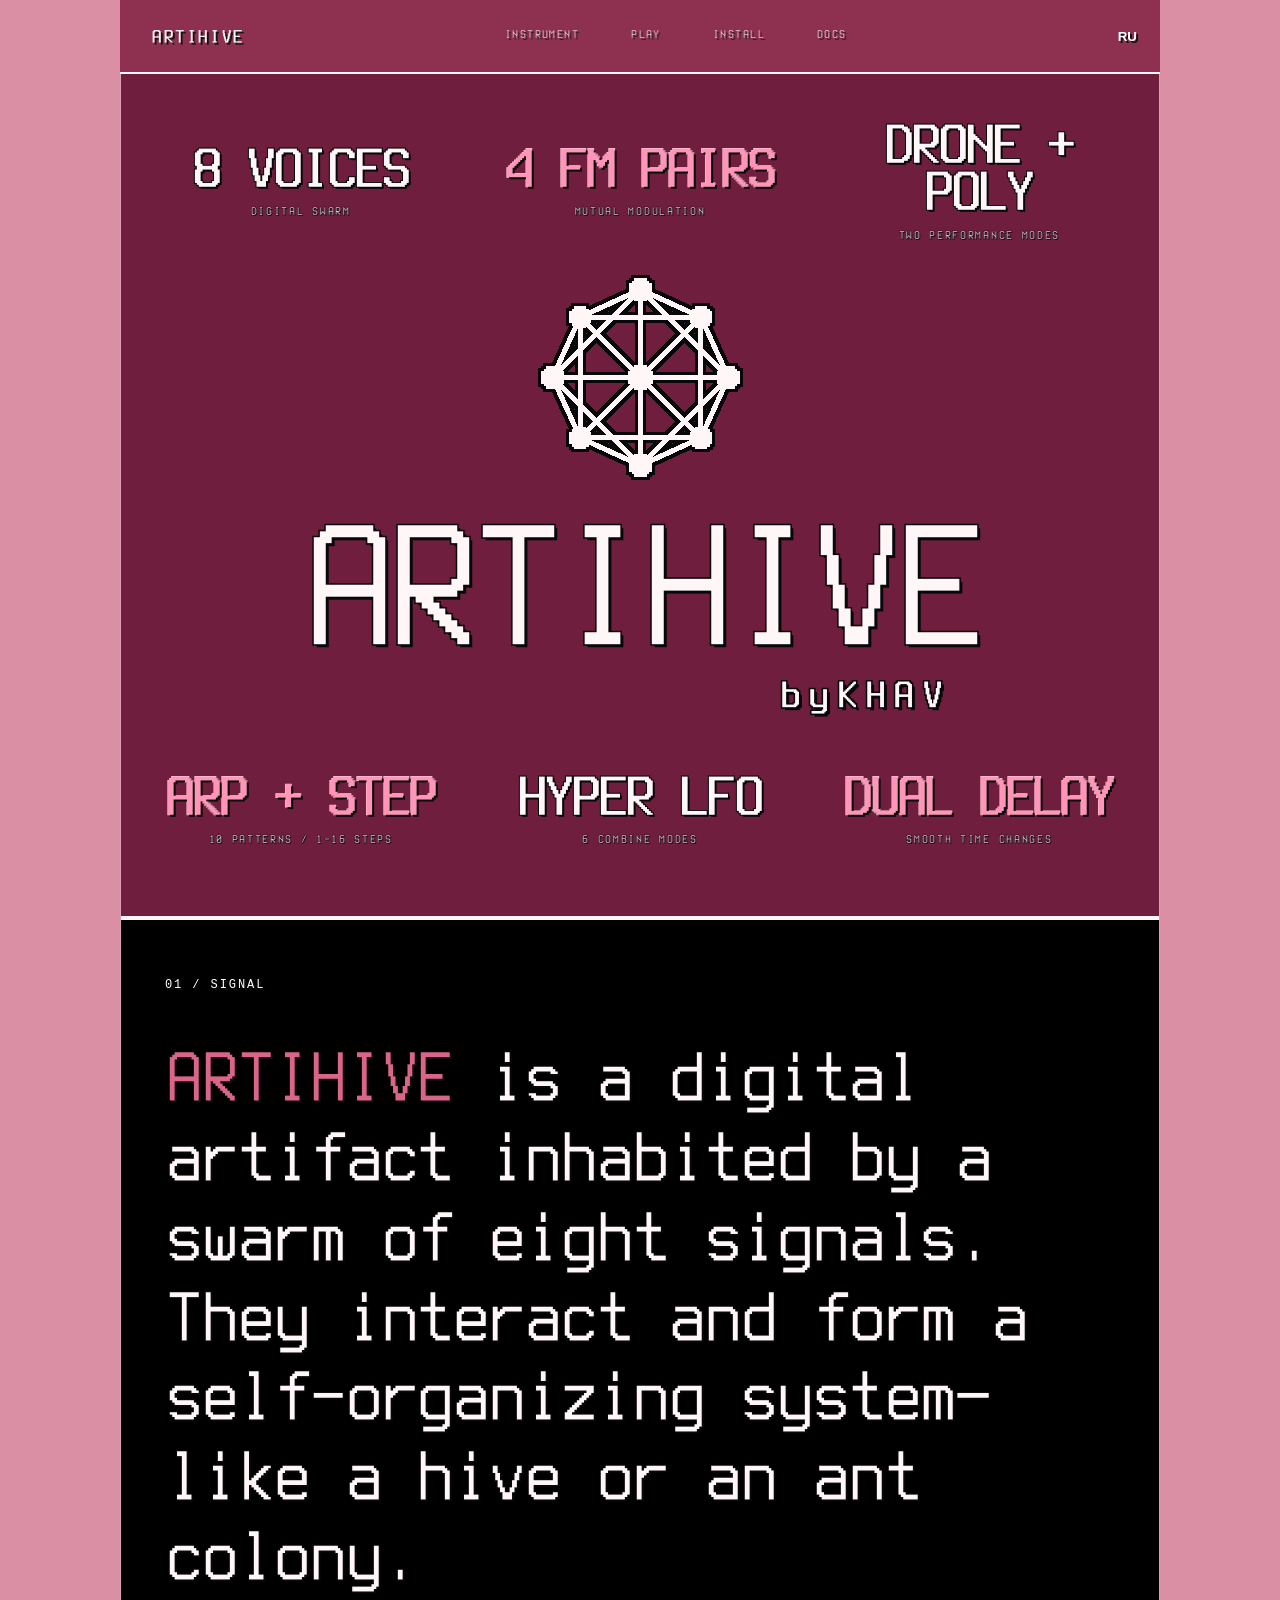
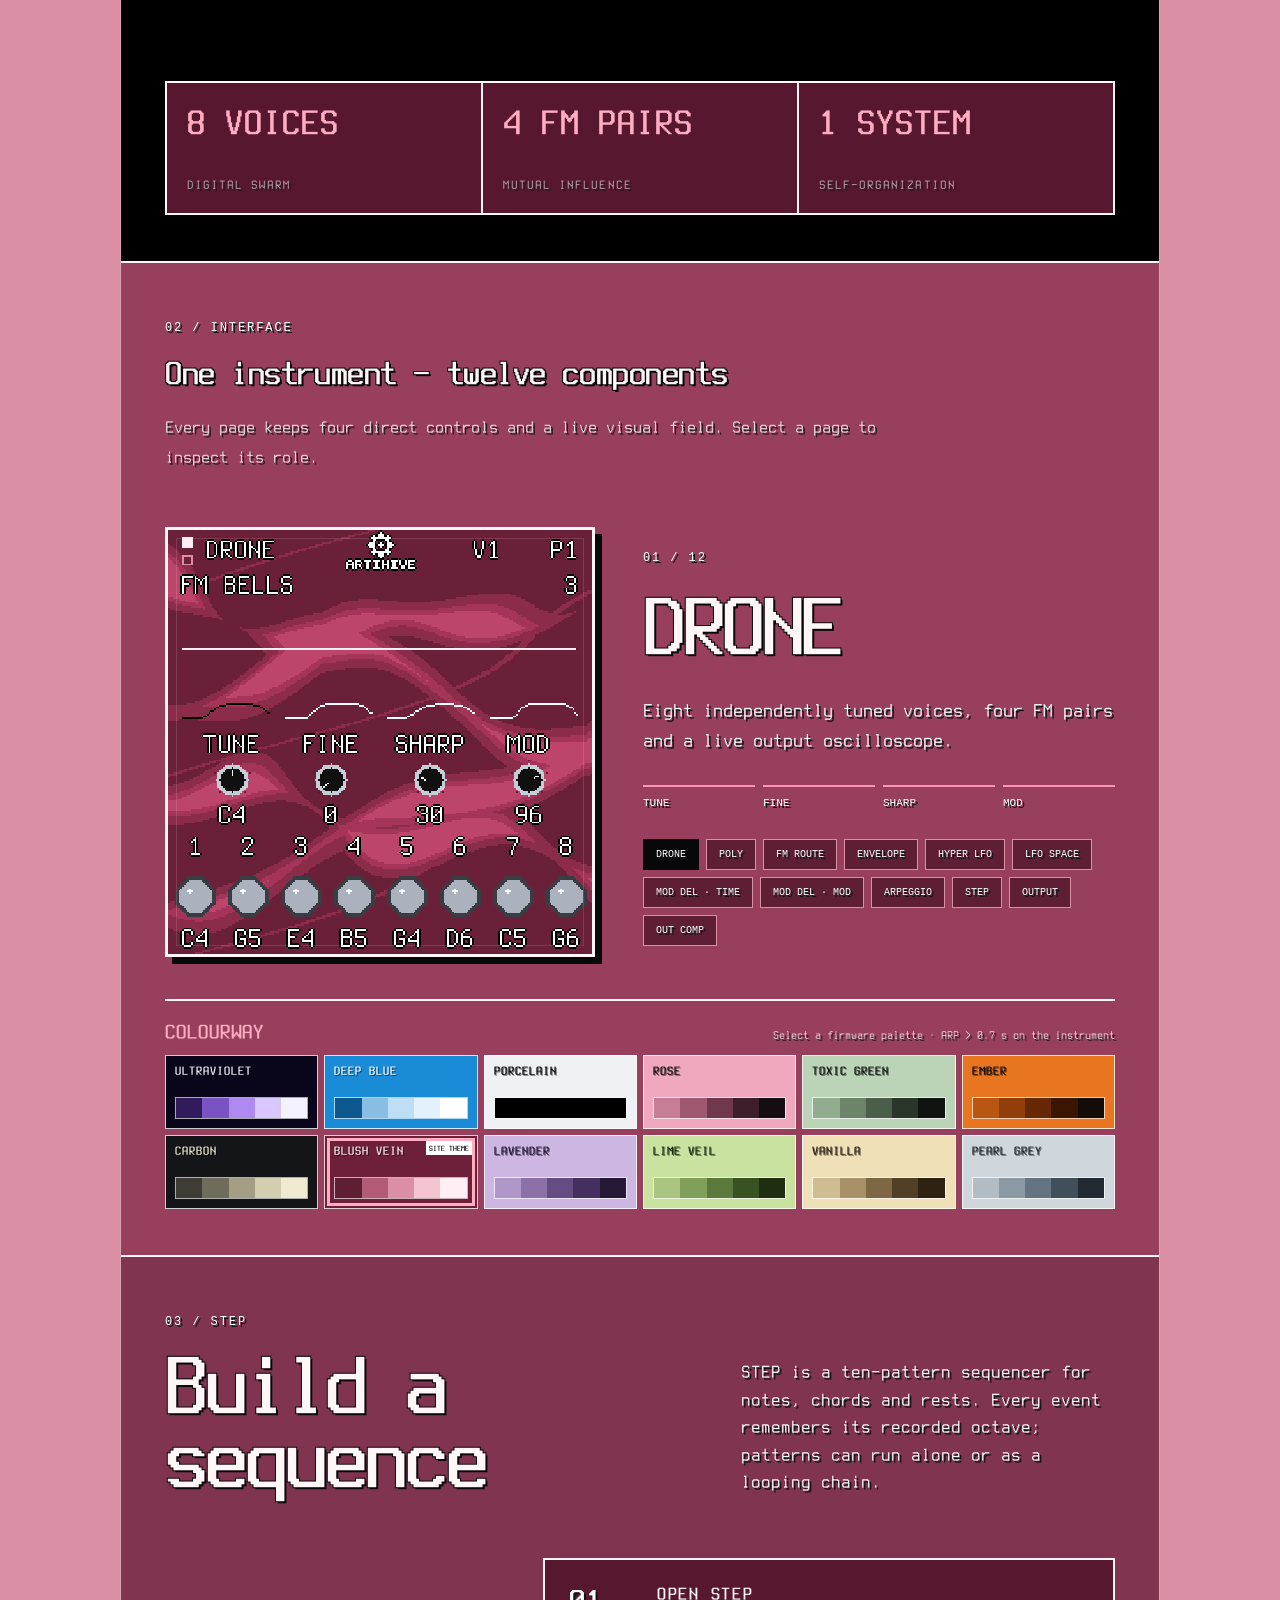
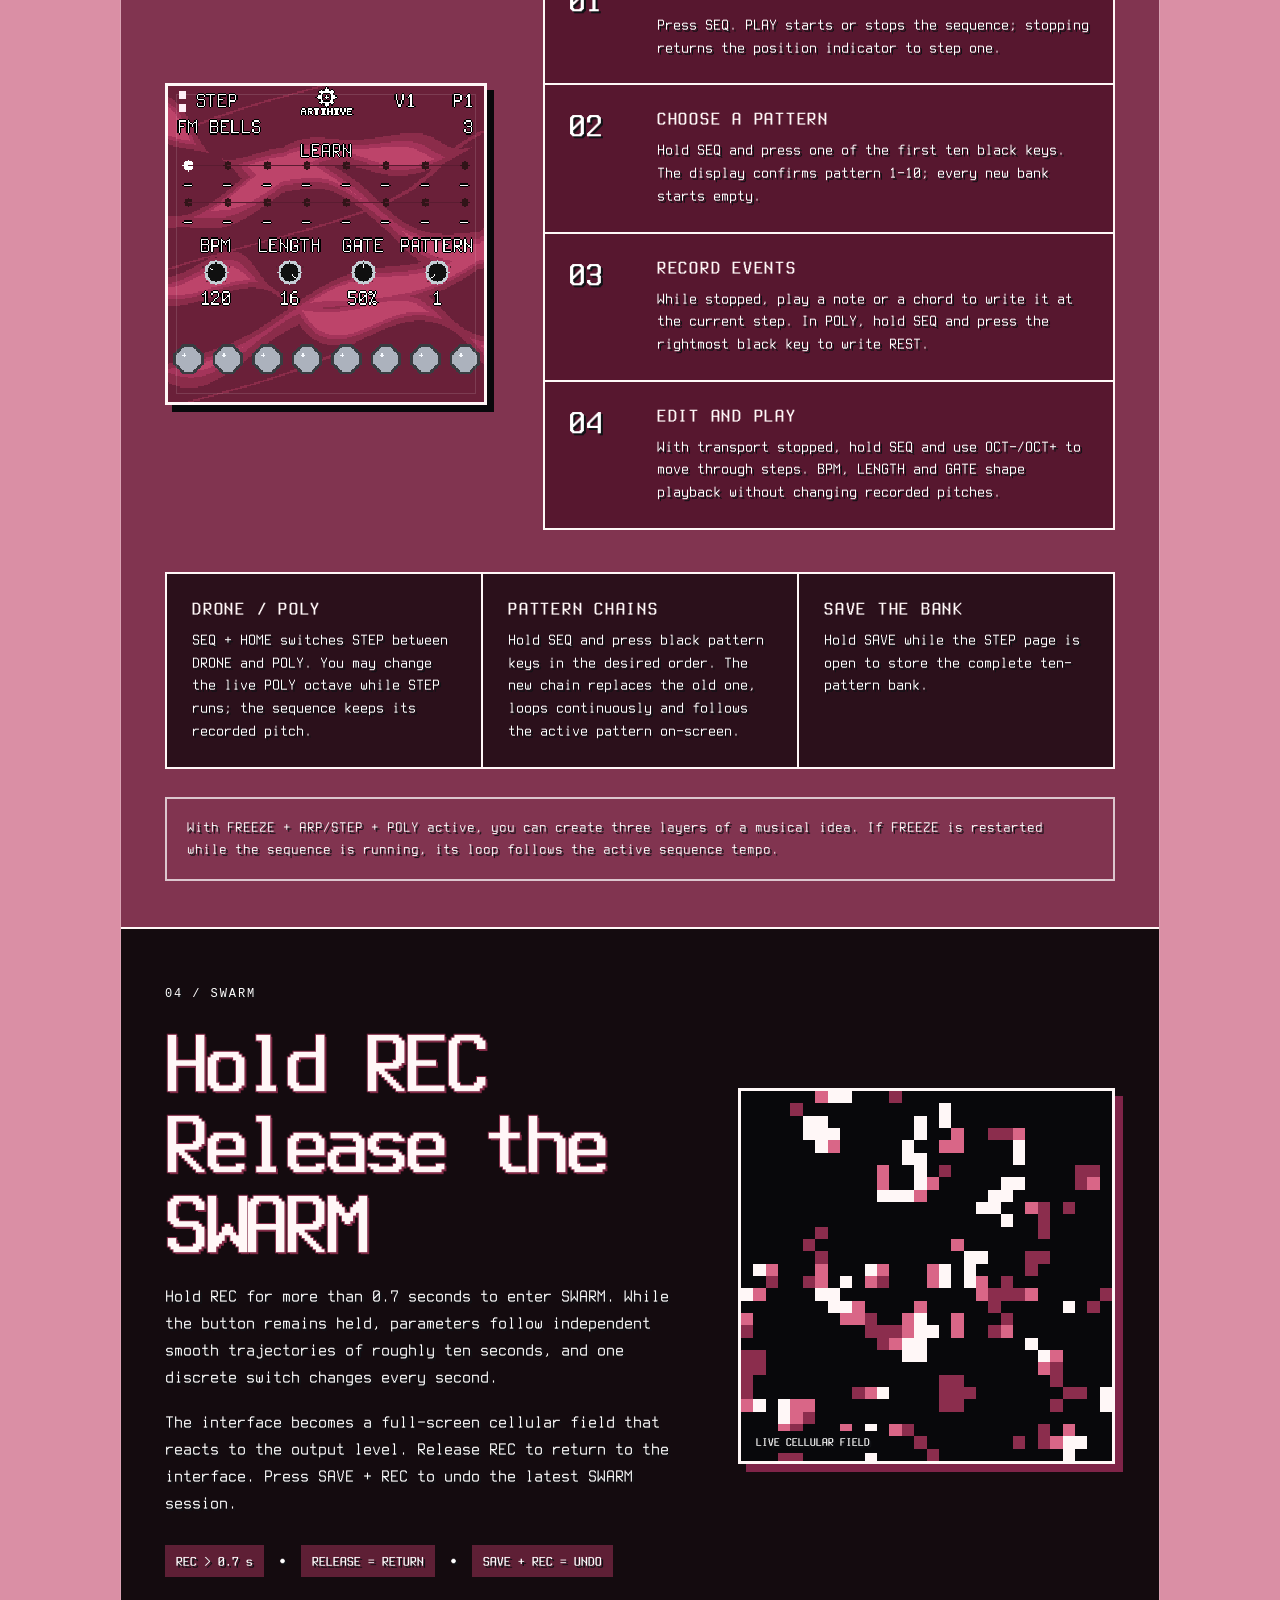
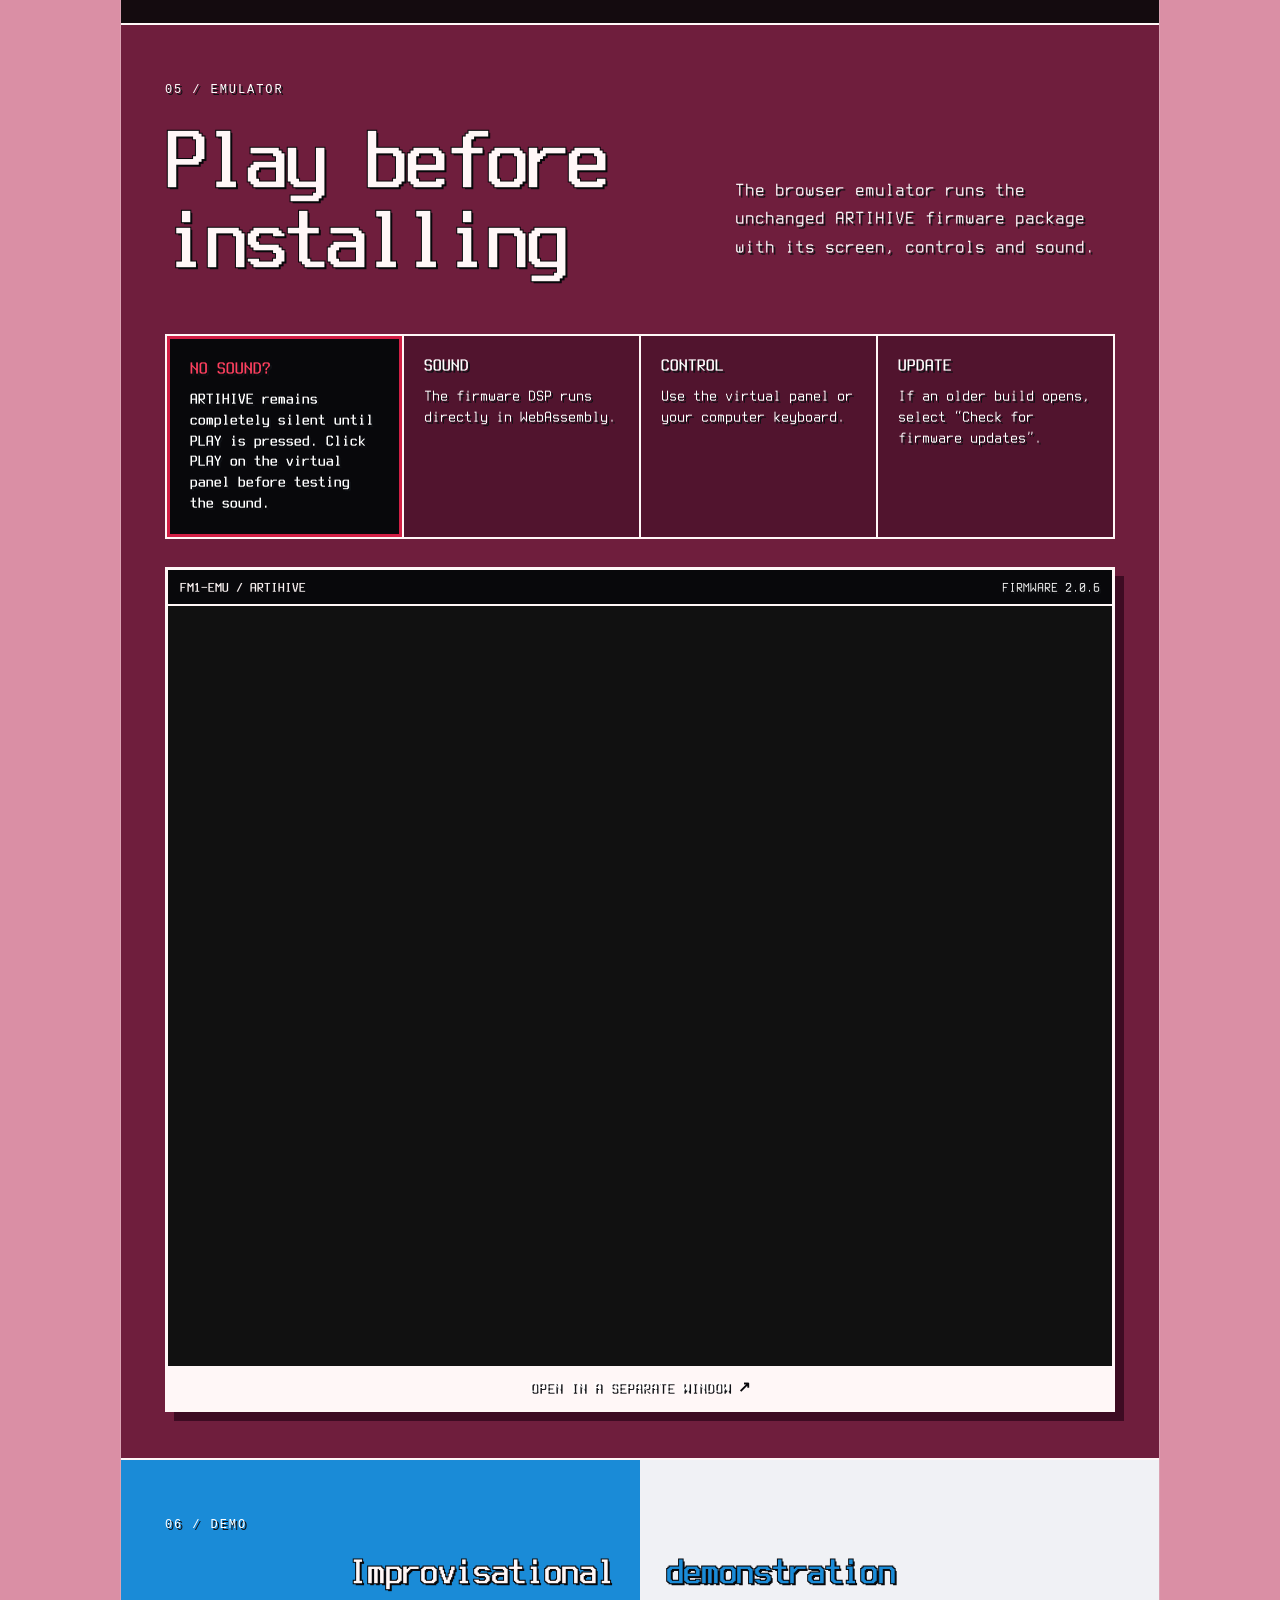
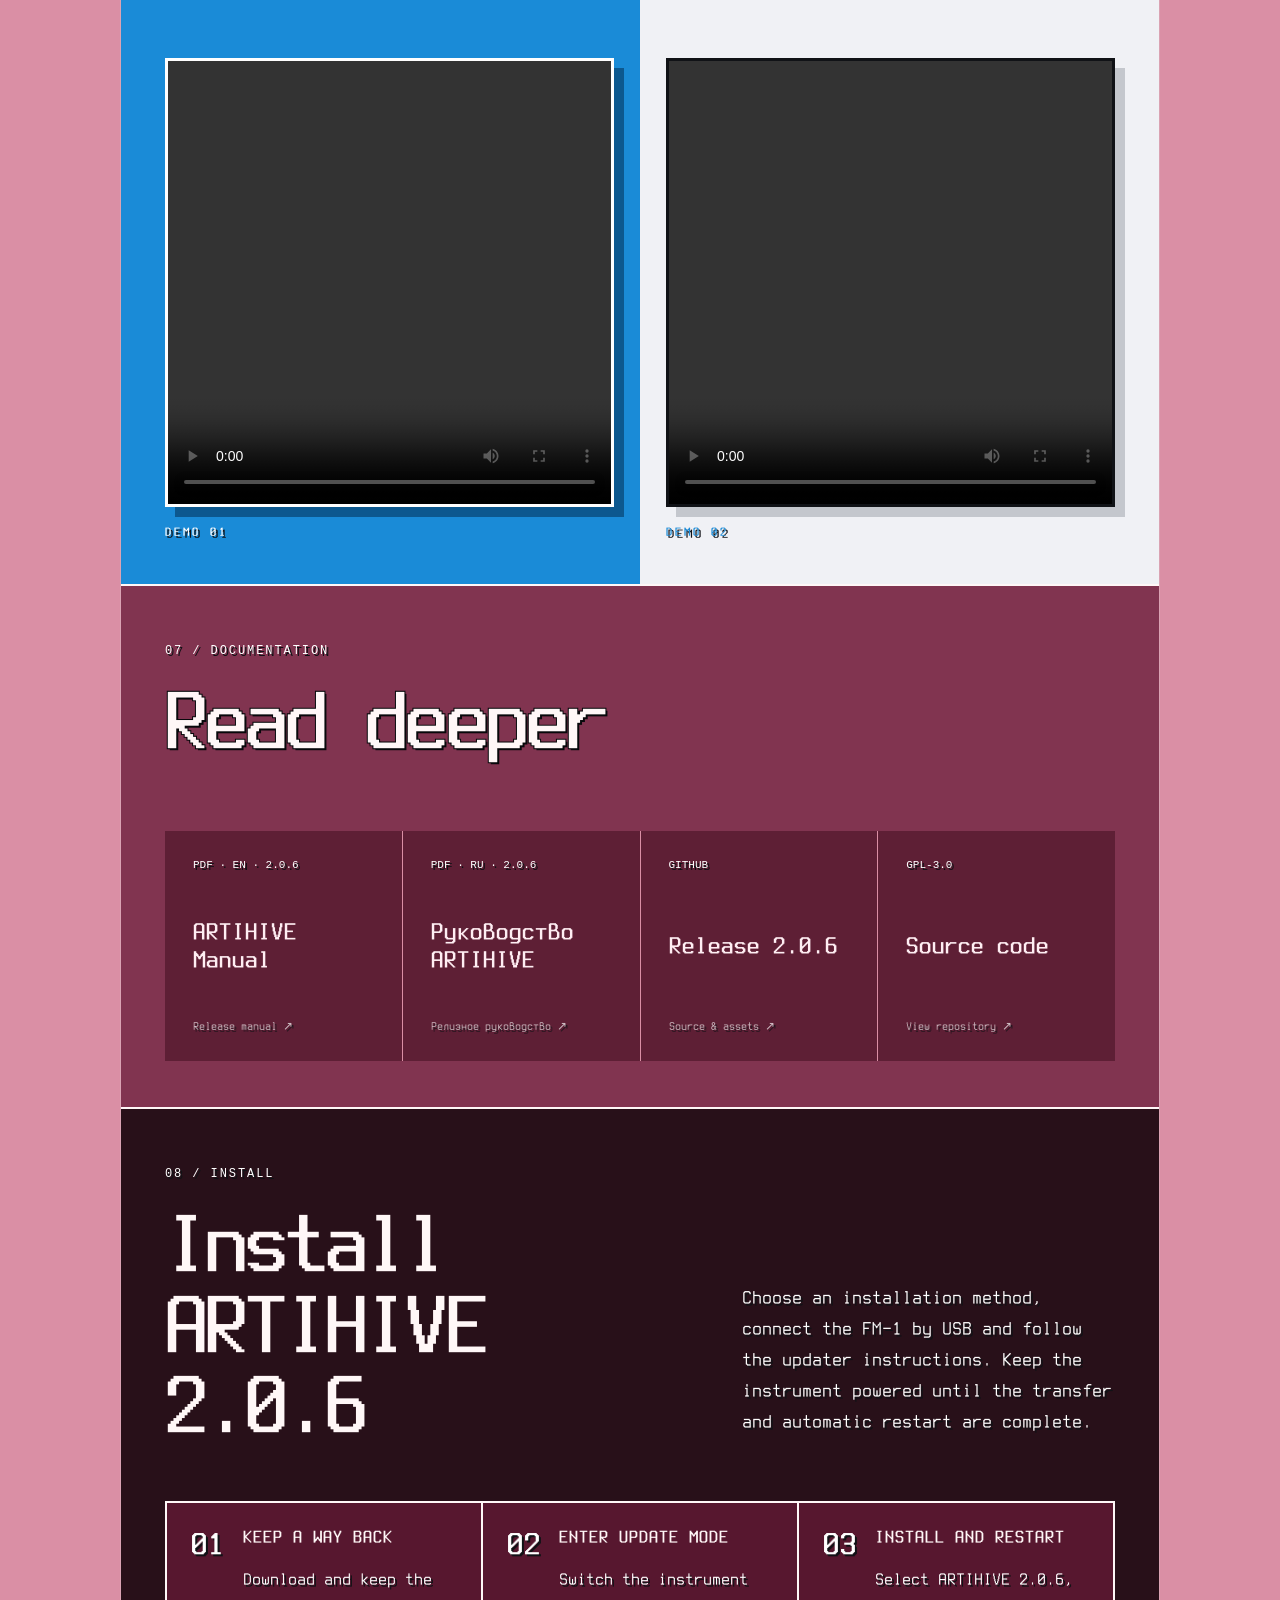
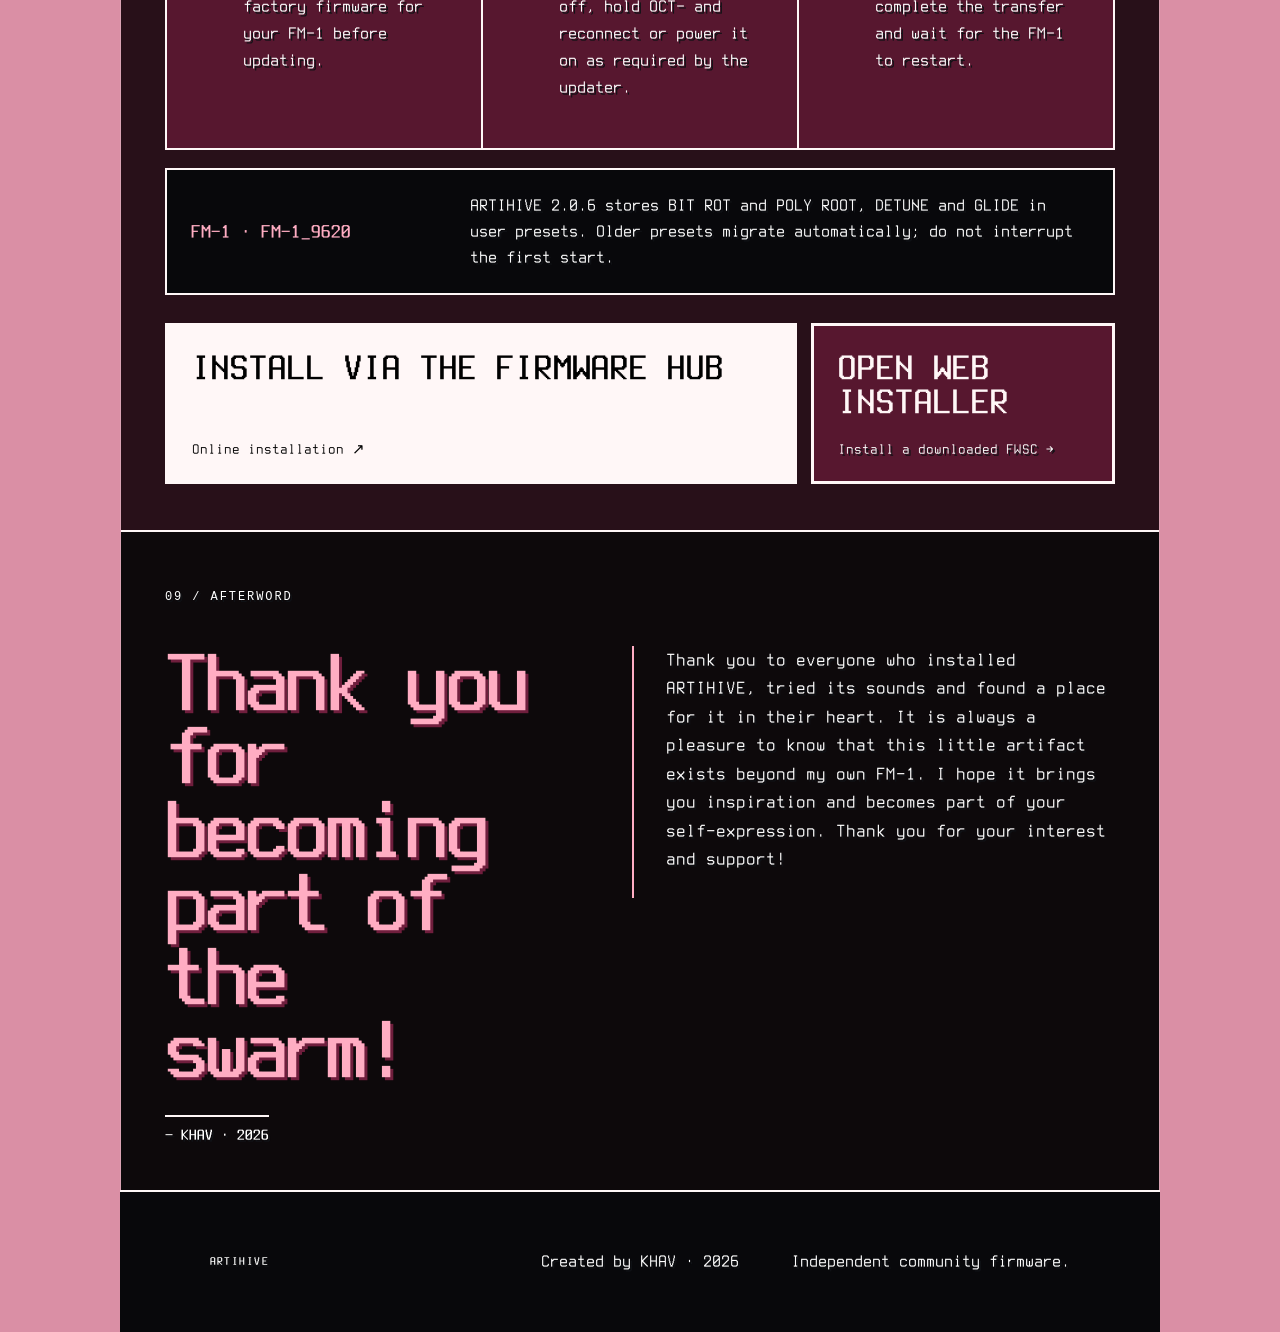
<file: site/index.html>
<!doctype html>
<html lang="en" data-lang="en">
<head>
  <meta charset="utf-8">
  <meta name="viewport" content="width=device-width,initial-scale=1">
  <meta name="theme-color" content="#7f2947">
  <meta name="description" content="ARTIHIVE 2.0.6 — eight-voice experimental drone, polyphonic FM synthesizer, MIDI-synchronised instrument and STEP sequencer firmware for the M-VAVE FM-1.">
  <title>ARTIHIVE 2.0.6 — FM-1 firmware by KHAV</title>
  <link rel="stylesheet" href="styles.css?v=205-stable-1">
</head>
<body>
  <a class="skip" href="#main">Skip to content</a>
  <div class="grain" aria-hidden="true"></div>
  <header class="topbar">
    <a class="brand" href="#top" aria-label="ARTIHIVE home"><span class="brand-name">ARTIHIVE</span></a>
    <nav aria-label="Main navigation">
      <a href="#instrument" data-en="Instrument" data-ru="Инструмент">Instrument</a>
      <a href="#play" data-en="Play" data-ru="Играть">Play</a>
      <a href="https://thefirmwarehub.com/#fw-artihive" target="_blank" rel="noopener" data-en="Install" data-ru="Установка">Install</a>
      <a href="#docs" data-en="Docs" data-ru="Документы">Docs</a>
    </nav>
    <button class="lang" id="lang" type="button" aria-label="Switch language">RU</button>
  </header>

  <main id="main">
    <section class="hero hero-simple" id="top">
      <div class="hero-identity reveal">
        <div class="hero-wordmark" role="img" aria-label="ARTIHIVE by KHAV">
          <svg class="hero-symbol" viewBox="0 0 240 240" shape-rendering="crispEdges" aria-hidden="true">
            <defs><path id="pixel-node" d="M-7-13H7V-10H10V-7H13V7H10V10H7V13H-7V10H-10V7H-13V-7H-10V-10H-7Z"/></defs>
            <g fill="none" stroke="currentColor" stroke-width="6" stroke-linejoin="miter">
              <!-- Exact topology used by firmware draw_boot_logo_raw():
                   perimeter, even-node diamond, odd-node square and eight centre spokes. -->
              <path d="M120 18 190 50 222 120 190 190 120 222 50 190 18 120 50 50Z"/>
              <path d="M120 18 222 120 120 222 18 120Z"/>
              <path d="M190 50 190 190 50 190 50 50Z"/>
              <path d="M120 120 120 18M120 120 190 50M120 120 222 120M120 120 190 190M120 120 120 222M120 120 50 190M120 120 18 120M120 120 50 50"/>
            </g>
            <g fill="currentColor">
              <use href="#pixel-node" transform="translate(120 18)"/><use href="#pixel-node" transform="translate(190 50)"/>
              <use href="#pixel-node" transform="translate(222 120)"/><use href="#pixel-node" transform="translate(190 190)"/>
              <use href="#pixel-node" transform="translate(120 222)"/><use href="#pixel-node" transform="translate(50 190)"/>
              <use href="#pixel-node" transform="translate(18 120)"/><use href="#pixel-node" transform="translate(50 50)"/>
              <use href="#pixel-node" transform="translate(120 120) scale(1.15)"/>
            </g>
          </svg>
          <strong>ARTIHIVE</strong>
          <span>byKHAV</span>
        </div>
        <div class="hero-features" aria-label="ARTIHIVE features">
          <span class="feature-label feature-1"><b>8 VOICES</b><i data-en="digital swarm" data-ru="цифровой рой">digital swarm</i></span>
          <span class="feature-label feature-2"><b>4 FM PAIRS</b><i data-en="mutual modulation" data-ru="взаимная модуляция">mutual modulation</i></span>
          <span class="feature-label feature-3"><b>DRONE + POLY</b><i data-en="two performance modes" data-ru="два режима игры">two performance modes</i></span>
          <span class="feature-label feature-4"><b>ARP + STEP</b><i data-en="10 patterns / 1–16 steps" data-ru="10 паттернов / 1–16 шагов">10 patterns / 1–16 steps</i></span>
          <span class="feature-label feature-5"><b>HYPER LFO</b><i data-en="6 combine modes" data-ru="6 режимов объединения">6 combine modes</i></span>
          <span class="feature-label feature-6"><b>DUAL DELAY</b><i data-en="smooth TIME changes" data-ru="плавные изменения TIME">smooth TIME changes</i></span>
        </div>
      </div>
    </section>

    <section class="manifesto section">
      <p class="section-no">01 / SIGNAL</p>
      <blockquote data-en="&lt;span class='signal-artihive'&gt;ARTIHIVE&lt;/span&gt; is a digital artifact inhabited by a swarm of eight signals. They interact and form a self-organizing system—like a hive or an ant colony." data-ru="&lt;span class='signal-artihive'&gt;ARTIHIVE&lt;/span&gt; — цифровой артефакт, внутри которого живёт рой из восьми сигналов. Они взаимодействуют и образуют самоорганизующуюся систему — подобно улью или муравейнику."><span class="signal-artihive">ARTIHIVE</span> is a digital artifact inhabited by a swarm of eight signals. They interact and form a self-organizing system—like a hive or an ant colony.</blockquote>
      <div class="facts continuation-status">
        <div><b>8 VOICES</b><span data-en="Digital swarm" data-ru="Цифровой рой">Digital swarm</span></div>
        <div><b>4 FM PAIRS</b><span data-en="Mutual influence" data-ru="Взаимное влияние">Mutual influence</span></div>
        <div><b>1 SYSTEM</b><span data-en="Self-organization" data-ru="Самоорганизация">Self-organization</span></div>
      </div>
    </section>

    <section class="section" id="instrument">
      <div class="section-head"><div><p class="section-no">02 / INTERFACE</p><h2 data-en="One instrument - twelve components" data-ru="Один инструмент - двенадцать составляющих">One instrument - twelve components</h2></div><p data-en="Every page keeps four direct controls and a live visual field. Select a page to inspect its role." data-ru="На каждой странице — четыре прямых параметра и живое поле индикации. Выберите страницу, чтобы увидеть её назначение.">Every page keeps four direct controls and a live visual field. Select a page to inspect its role.</p></div>
      <div class="interface">
        <div class="screen-shell large"><img id="page-image" src="assets/screens/drone.png?v=205-stable-1" width="240" height="240" alt="DRONE interface page"></div>
        <div class="page-copy">
          <p class="page-index" id="page-index">01 / 12</p>
          <h3 id="page-title">DRONE</h3>
          <p id="page-description">Eight independently tuned voices, four FM pairs and a live output oscilloscope.</p>
          <div class="knobs" id="page-knobs"><span>TUNE</span><span>FINE</span><span>SHARP</span><span>MOD</span></div>
          <div class="page-tabs" id="page-tabs" role="tablist" aria-label="Interface pages"></div>
        </div>
      </div>

      <div class="interface-themes" id="themes">
        <div class="interface-themes-head">
          <b data-en="COLOURWAY" data-ru="ЦВЕТОВАЯ ТЕМА">COLOURWAY</b>
          <span data-en="Select a firmware palette · ARP > 0.7 s on the instrument" data-ru="Выберите палитру прошивки · ARP > 0,7 с на инструменте">Select a firmware palette · ARP &gt; 0.7 s on the instrument</span>
        </div>
      <div class="theme-grid">
        <article style="--t:#09051a;--a:#311b5c;--b:#7953c4;--c:#ae89ef;--d:#d8c8ff;--e:#f4f2ff"><b>ULTRAVIOLET</b><div><i></i><i></i><i></i><i></i><i></i></div></article>
        <article style="--t:#1a8bd7;--a:#0c588f;--b:#88bee4;--c:#bedef5;--d:#e2f1fc;--e:#fff"><b>DEEP BLUE</b><div><i></i><i></i><i></i><i></i><i></i></div></article>
        <article style="--t:#f0f1f5;--a:#000;--b:#000;--c:#000;--d:#000;--e:#000"><b>PORCELAIN</b><div><i></i><i></i><i></i><i></i><i></i></div></article>
        <article style="--t:#f0a8be;--a:#c67e96;--b:#9e5870;--c:#70384c;--d:#3e1e2a;--e:#140e12"><b>ROSE</b><div><i></i><i></i><i></i><i></i><i></i></div></article>
        <article style="--t:#bbd4b7;--a:#92ac8f;--b:#6c856a;--c:#4a5e49;--d:#2a362a;--e:#101410"><b>TOXIC GREEN</b><div><i></i><i></i><i></i><i></i><i></i></div></article>
        <article style="--t:#e87620;--a:#b85612;--b:#923e0a;--c:#662804;--d:#3a1602;--e:#140c08"><b>EMBER</b><div><i></i><i></i><i></i><i></i><i></i></div></article>
        <article style="--t:#141518;--a:#3e3c34;--b:#706c5c;--c:#a49e84;--d:#d4ceb0;--e:#f0ead0"><b>CARBON</b><div><i></i><i></i><i></i><i></i><i></i></div></article>
        <article class="theme-current" style="--t:#6e203a;--a:#5e1f35;--b:#b15b77;--c:#da8fa5;--d:#f4c4d1;--e:#ffeef3"><b>BLUSH VEIN</b><em data-en="SITE THEME" data-ru="ТЕМА САЙТА">SITE THEME</em><div><i></i><i></i><i></i><i></i><i></i></div></article>
        <article style="--t:#cdb7e2;--a:#b097c9;--b:#8b70a9;--c:#654c82;--d:#442f5e;--e:#251937"><b>LAVENDER</b><div><i></i><i></i><i></i><i></i><i></i></div></article>
        <article style="--t:#c9e2a0;--a:#a9c57f;--b:#809f59;--c:#5b793a;--d:#395222;--e:#1d2e11"><b>LIME VEIL</b><div><i></i><i></i><i></i><i></i><i></i></div></article>
        <article style="--t:#efe0b8;--a:#cfbc91;--b:#a89167;--c:#7e6843;--d:#524026;--e:#2d2214"><b>VANILLA</b><div><i></i><i></i><i></i><i></i><i></i></div></article>
        <article style="--t:#d0d7dc;--a:#b2bcc4;--b:#8b99a4;--c:#647481;--d:#414f5b;--e:#222b33"><b>PEARL GREY</b><div><i></i><i></i><i></i><i></i><i></i></div></article>
      </div>
      </div>
    </section>

    <section class="section step-guide" id="step-guide">
      <div class="step-guide-head">
        <div><p class="section-no">03 / STEP</p><h2 data-en="Build a sequence" data-ru="Соберите секвенцию">Build a sequence</h2></div>
        <p data-en="STEP is a ten-pattern sequencer for notes, chords and rests. Every event remembers its recorded octave; patterns can run alone or as a looping chain." data-ru="STEP — секвенсор на десять паттернов для нот, аккордов и пауз. Каждое событие сохраняет записанную октаву; паттерны могут играть отдельно или объединяться в зацикленную цепочку.">STEP is a ten-pattern sequencer for notes, chords and rests. Every event remembers its recorded octave; patterns can run alone or as a looping chain.</p>
      </div>
      <div class="step-guide-layout">
        <div class="screen-shell step-screen"><img src="assets/screens/themes/blush-vein/step.png?v=205-stable-1" width="240" height="240" alt="ARTIHIVE 2.0.6 STEP sequencer page"></div>
        <div class="step-flow">
          <article><span>01</span><div><b data-en="OPEN STEP" data-ru="ОТКРОЙТЕ STEP">OPEN STEP</b><p data-en="Press SEQ. PLAY starts or stops the sequence; stopping returns the position indicator to step one." data-ru="Нажмите SEQ. PLAY запускает или останавливает секвенцию; после остановки указатель возвращается к первому шагу.">Press SEQ. PLAY starts or stops the sequence; stopping returns the position indicator to step one.</p></div></article>
          <article><span>02</span><div><b data-en="CHOOSE A PATTERN" data-ru="ВЫБЕРИТЕ ПАТТЕРН">CHOOSE A PATTERN</b><p data-en="Hold SEQ and press one of the first ten black keys. The display confirms pattern 1–10; every new bank starts empty." data-ru="Удерживайте SEQ и нажмите одну из первых десяти чёрных клавиш. Экран подтвердит паттерн 1–10; каждый новый банк изначально пуст.">Hold SEQ and press one of the first ten black keys. The display confirms pattern 1–10; every new bank starts empty.</p></div></article>
          <article><span>03</span><div><b data-en="RECORD EVENTS" data-ru="ЗАПИШИТЕ СОБЫТИЯ">RECORD EVENTS</b><p data-en="While stopped, play a note or a chord to write it at the current step. In POLY, hold SEQ and press the rightmost black key to write REST." data-ru="Во время остановки сыграйте ноту или аккорд, чтобы записать их в текущий шаг. В POLY удерживайте SEQ и нажмите крайнюю правую чёрную клавишу, чтобы записать REST.">While stopped, play a note or a chord to write it at the current step. In POLY, hold SEQ and press the rightmost black key to write REST.</p></div></article>
          <article><span>04</span><div><b data-en="EDIT AND PLAY" data-ru="РЕДАКТИРУЙТЕ И ИГРАЙТЕ">EDIT AND PLAY</b><p data-en="With transport stopped, hold SEQ and use OCT−/OCT+ to move through steps. BPM, LENGTH and GATE shape playback without changing recorded pitches." data-ru="При остановленном транспорте удерживайте SEQ и используйте OCT−/OCT+, чтобы перемещаться по шагам. BPM, LENGTH и GATE меняют воспроизведение, не изменяя записанные высоты.">With transport stopped, hold SEQ and use OCT−/OCT+ to move through steps. BPM, LENGTH and GATE shape playback without changing recorded pitches.</p></div></article>
        </div>
      </div>
      <div class="step-reference">
        <article><b data-en="DRONE / POLY" data-ru="DRONE / POLY">DRONE / POLY</b><p data-en="SEQ + HOME switches STEP between DRONE and POLY. You may change the live POLY octave while STEP runs; the sequence keeps its recorded pitch." data-ru="SEQ + HOME переключает STEP между DRONE и POLY. Во время работы STEP можно менять октаву живой POLY-игры — высота секвенции останется записанной.">SEQ + HOME switches STEP between DRONE and POLY. You may change the live POLY octave while STEP runs; the sequence keeps its recorded pitch.</p></article>
        <article><b data-en="PATTERN CHAINS" data-ru="ЦЕПОЧКИ ПАТТЕРНОВ">PATTERN CHAINS</b><p data-en="Hold SEQ and press black pattern keys in the desired order. The new chain replaces the old one, loops continuously and follows the active pattern on-screen." data-ru="Удерживайте SEQ и нажмите чёрные клавиши паттернов в нужном порядке. Новая цепочка заменит старую, будет циклически повторяться и показывать активный паттерн на экране.">Hold SEQ and press black pattern keys in the desired order. The new chain replaces the old one, loops continuously and follows the active pattern on-screen.</p></article>
        <article><b data-en="SAVE THE BANK" data-ru="СОХРАНИТЕ БАНК">SAVE THE BANK</b><p data-en="Hold SAVE while the STEP page is open to store the complete ten-pattern bank." data-ru="Удерживайте SAVE на странице STEP, чтобы сохранить весь банк из десяти паттернов.">Hold SAVE while the STEP page is open to store the complete ten-pattern bank.</p></article>
      </div>
      <aside class="step-footnote"><p data-en="With FREEZE + ARP/STEP + POLY active, you can create three layers of a musical idea. If FREEZE is restarted while the sequence is running, its loop follows the active sequence tempo." data-ru="При включённых FREEZE + ARP/STEP + POLY можно создать три слоя музыкальной идеи. Если перезапустить FREEZE во время работающей секвенции, его петля будет следовать темпу активной секвенции.">With FREEZE + ARP/STEP + POLY active, you can create three layers of a musical idea. If FREEZE is restarted while the sequence is running, its loop follows the active sequence tempo.</p></aside>
    </section>

    <section class="section disorder" id="disorder">
      <div class="disorder-copy">
        <p class="section-no">04 / SWARM</p>
        <h2 data-en="Hold REC<br>Release the SWARM" data-ru="Удерживайте REC<br>Освободите РОЙ">Hold REC<br>Release the SWARM</h2>
        <p data-en="Hold REC for more than 0.7 seconds to enter SWARM. While the button remains held, parameters follow independent smooth trajectories of roughly ten seconds, and one discrete switch changes every second." data-ru="Удерживайте REC дольше 0,7 секунды, чтобы включить SWARM. Пока кнопка нажата, параметры движутся по независимым плавным траекториям длительностью около десяти секунд, а один дискретный переключатель меняется каждую секунду.">Hold REC for more than 0.7 seconds to enter SWARM. While the button remains held, parameters follow independent smooth trajectories of roughly ten seconds, and one discrete switch changes every second.</p>
        <p data-en="The interface becomes a full-screen cellular field that reacts to the output level. Release REC to return to the interface. Press SAVE + REC to undo the latest SWARM session." data-ru="Интерфейс превращается в полноэкранное клеточное поле, реагирующее на уровень выходного сигнала. Отпустите REC, чтобы вернуться к интерфейсу. Нажмите SAVE + REC, чтобы отменить последний сеанс SWARM.">The interface becomes a full-screen cellular field that reacts to the output level. Release REC to return to the interface. Press SAVE + REC to undo the latest SWARM session.</p>
        <div class="disorder-steps"><b>REC &gt; 0.7 s</b><span aria-hidden="true">•</span><b data-en="RELEASE = RETURN" data-ru="ОТПУСТИТЬ = ВЕРНУТЬСЯ">RELEASE = RETURN</b><span aria-hidden="true">•</span><b>SAVE + REC = UNDO</b></div>
      </div>
      <div class="disorder-demo">
        <canvas id="disorder-canvas" width="480" height="480" aria-label="Animated SWARM cellular field"></canvas>
        <span data-en="LIVE CELLULAR FIELD" data-ru="ЖИВОЕ КЛЕТОЧНОЕ ПОЛЕ">LIVE CELLULAR FIELD</span>
      </div>
    </section>

    <section class="section emulator" id="play">
      <div class="emulator-heading">
        <div><p class="section-no">05 / EMULATOR</p><h2 data-en="Play before installing" data-ru="Играйте до установки">Play before installing</h2></div>
        <p data-en="The browser emulator runs the unchanged ARTIHIVE firmware package with its screen, controls and sound." data-ru="Браузерный эмулятор запускает неизменённый пакет ARTIHIVE вместе с экраном, управлением и звуком.">The browser emulator runs the unchanged ARTIHIVE firmware package with its screen, controls and sound.</p>
      </div>
      <div class="emulator-layout">
        <div class="emulator-embed">
          <div class="emulator-bar"><b>FM1-EMU / ARTIHIVE</b><span>FIRMWARE 2.0.6</span></div>
          <iframe src="https://joakimeriksson.github.io/fm1-emu/?package=https%3A%2F%2Fkhavld.github.io%2FARTIHIVE%2Fassets%2Fdownloads%2Fartihive-2.0.6.fwsc&amp;name=ARTIHIVE%202.0.6&amp;embed=1" title="ARTIHIVE browser emulator" loading="eager" allow="autoplay; midi" referrerpolicy="no-referrer"></iframe>
          <a href="https://joakimeriksson.github.io/fm1-emu/?package=https%3A%2F%2Fkhavld.github.io%2FARTIHIVE%2Fassets%2Fdownloads%2Fartihive-2.0.6.fwsc&amp;name=ARTIHIVE%202.0.6" target="_blank" rel="noopener"><span data-en="OPEN IN A SEPARATE WINDOW" data-ru="ОТКРЫТЬ В ОТДЕЛЬНОМ ОКНЕ">OPEN IN A SEPARATE WINDOW</span> ↗</a>
        </div>
        <div class="emulator-notes">
          <article class="emulator-warning"><b data-en="NO SOUND?" data-ru="НЕТ ЗВУКА?">NO SOUND?</b><span data-en="ARTIHIVE remains completely silent until PLAY is pressed. Click PLAY on the virtual panel before testing the sound." data-ru="ARTIHIVE сохраняет полную тишину до нажатия PLAY. Перед проверкой звука нажмите PLAY на виртуальной панели.">ARTIHIVE remains completely silent until PLAY is pressed. Click PLAY on the virtual panel before testing the sound.</span></article>
          <article><b>SOUND</b><span data-en="The firmware DSP runs directly in WebAssembly." data-ru="DSP прошивки работает непосредственно в WebAssembly.">The firmware DSP runs directly in WebAssembly.</span></article>
          <article><b>CONTROL</b><span data-en="Use the virtual panel or your computer keyboard." data-ru="Используйте виртуальную панель или клавиатуру компьютера.">Use the virtual panel or your computer keyboard.</span></article>
          <article><b>UPDATE</b><span data-en="If an older build opens, select “Check for firmware updates”." data-ru="Если открылась старая сборка, выберите «Check for firmware updates».">If an older build opens, select “Check for firmware updates”.</span></article>
        </div>
      </div>
    </section>

    <section class="section demo" id="demo">
      <div class="section-head"><div><p class="section-no">06 / DEMO</p><h2 data-en="Improvisational &lt;span&gt;demonstration&lt;/span&gt;" data-ru="Импровизационная &lt;span&gt;демонстрация&lt;/span&gt;">Improvisational <span>demonstration</span></h2></div></div>
      <div class="demo-grid">
        <figure class="demo-video">
          <video controls playsinline preload="metadata"><source src="https://github.com/KHAVld/ARTIHIVE/raw/refs/heads/ARTIHIVE/docs/1demo.mp4" type="video/mp4"></video>
          <figcaption>DEMO 01</figcaption>
        </figure>
        <figure class="demo-video">
          <video controls playsinline preload="metadata"><source src="https://github.com/KHAVld/ARTIHIVE/raw/refs/heads/ARTIHIVE/docs/2demo.mp4" type="video/mp4"></video>
          <figcaption>DEMO 02</figcaption>
        </figure>
      </div>
    </section>

    <section class="section" id="docs">
      <div class="section-head"><div><p class="section-no">07 / DOCUMENTATION</p><h2 data-en="Read deeper" data-ru="Подробнее:">Read deeper</h2></div></div>
      <div class="docs-grid">
        <a href="assets/downloads/artihive-2.0.6-manual-en.pdf" target="_blank"><span>PDF · EN · 2.0.6</span><b>ARTIHIVE Manual</b><i>Release manual ↗</i></a>
        <a href="assets/downloads/artihive-2.0.6-manual-ru.pdf" target="_blank"><span>PDF · RU · 2.0.6</span><b>Руководство ARTIHIVE</b><i>Релизное руководство ↗</i></a>
        <a href="https://github.com/KHAVld/ARTIHIVE/releases/tag/artihive-2.0.6" target="_blank" rel="noopener"><span>GITHUB</span><b>Release 2.0.6</b><i>Source & assets ↗</i></a>
        <a href="https://github.com/KHAVld/ARTIHIVE" target="_blank" rel="noopener"><span>GPL-3.0</span><b>Source code</b><i>View repository ↗</i></a>
      </div>
    </section>

    <section class="section install-v2 install-release" id="install">
      <div class="install-release-head">
        <div><p class="section-no">08 / INSTALL</p><h2 data-en="Install<br>ARTIHIVE 2.0.6" data-ru="Установите<br>ARTIHIVE 2.0.6">Install<br>ARTIHIVE 2.0.6</h2></div>
        <p data-en="Choose an installation method, connect the FM-1 by USB and follow the updater instructions. Keep the instrument powered until the transfer and automatic restart are complete." data-ru="Выберите способ установки, подключите FM-1 по USB и следуйте инструкциям обновления. Не отключайте питание инструмента до завершения передачи и автоматической перезагрузки.">Choose an installation method, connect the FM-1 by USB and follow the updater instructions. Keep the instrument powered until the transfer and automatic restart are complete.</p>
      </div>
      <div class="install-release-steps">
        <article><span>01</span><b data-en="KEEP A WAY BACK" data-ru="СОХРАНИТЕ ПУТЬ НАЗАД">KEEP A WAY BACK</b><p data-en="Download and keep the factory firmware for your FM-1 before updating." data-ru="До обновления скачайте и сохраните заводскую прошивку вашего FM-1.">Download and keep the factory firmware for your FM-1 before updating.</p></article>
        <article><span>02</span><b data-en="ENTER UPDATE MODE" data-ru="ВОЙДИТЕ В РЕЖИМ ОБНОВЛЕНИЯ">ENTER UPDATE MODE</b><p data-en="Switch the instrument off, hold OCT− and reconnect or power it on as required by the updater." data-ru="Выключите инструмент, удерживайте OCT− и подключите его или включите питание согласно инструкции установщика.">Switch the instrument off, hold OCT− and reconnect or power it on as required by the updater.</p></article>
        <article><span>03</span><b data-en="INSTALL AND RESTART" data-ru="УСТАНОВИТЕ И ПЕРЕЗАПУСТИТЕ">INSTALL AND RESTART</b><p data-en="Select ARTIHIVE 2.0.6, complete the transfer and wait for the FM-1 to restart." data-ru="Выберите ARTIHIVE 2.0.6, завершите передачу и дождитесь перезапуска FM-1.">Select ARTIHIVE 2.0.6, complete the transfer and wait for the FM-1 to restart.</p></article>
      </div>
      <div class="install-release-note"><b>FM-1 · FM-1_9620</b><p data-en="ARTIHIVE 2.0.6 stores BIT ROT and POLY ROOT, DETUNE and GLIDE in user presets. Older presets migrate automatically; do not interrupt the first start." data-ru="ARTIHIVE 2.0.6 сохраняет BIT ROT и POLY ROOT, DETUNE и GLIDE в пользовательских пресетах. Старые пресеты переносятся автоматически; не прерывайте первый запуск.">ARTIHIVE 2.0.6 stores BIT ROT and POLY ROOT, DETUNE and GLIDE in user presets. Older presets migrate automatically; do not interrupt the first start.</p></div>
      <div class="install-v2-actions">
        <a class="hub-install" style="color:#000" href="https://thefirmwarehub.com/#fw-artihive" target="_blank" rel="noopener"><strong style="color:#000" data-en="INSTALL VIA THE FIRMWARE HUB" data-ru="УСТАНОВИТЬ ЧЕРЕЗ THE FIRMWARE HUB">INSTALL VIA THE FIRMWARE HUB</strong><span style="color:#000" data-en="Online installation ↗" data-ru="Онлайн-установка ↗">Online installation ↗</span></a>
        <a class="local-install" href="install.html?v=205-stable-1"><strong data-en="OPEN WEB INSTALLER" data-ru="ОТКРЫТЬ WEB INSTALLER">OPEN WEB INSTALLER</strong><span data-en="Install a downloaded FWSC →" data-ru="Установить скачанный FWSC →">Install a downloaded FWSC →</span></a>
      </div>
    </section>

    <section class="section continuation" id="continuation">
      <p class="section-no">09 / AFTERWORD</p>
      <div class="continuation-grid">
        <div class="continuation-title">
          <h2 data-en="Thank you for becoming<br>part of the swarm!" data-ru="Спасибо, что стали<br>частью роя!">Thank you for becoming<br>part of the swarm!</h2>
          <span>— KHAV · 2026</span>
        </div>
        <div class="continuation-letter">
          <p data-en="Thank you to everyone who installed ARTIHIVE, tried its sounds and found a place for it in their heart. It is always a pleasure to know that this little artifact exists beyond my own FM-1. I hope it brings you inspiration and becomes part of your self-expression. Thank you for your interest and support!" data-ru="Спасибо всем, кто установил ARTIHIVE, попробовал его звучание и нашёл ему место в своём сердце. Мне очень приятно знать, что этот маленький артефакт существует за пределами моего FM-1. Надеюсь, он принесёт вам вдохновение и станет частью вашего самовыражения. Спасибо за интерес и поддержку!">Thank you to everyone who installed ARTIHIVE, tried its sounds and found a place for it in their heart. It is always a pleasure to know that this little artifact exists beyond my own FM-1. I hope it brings you inspiration and becomes part of your self-expression. Thank you for your interest and support!</p>
        </div>
      </div>
    </section>

  </main>

  <footer><div class="brand"><span>ARTIHIVE</span></div><p>Created by KHAV · 2026</p><p data-en="Independent community firmware." data-ru="Независимая пользовательская прошивка.">Independent community firmware.</p></footer>
  <script src="app.js?v=205-stable-1"></script>
</body>
</html>
</file>
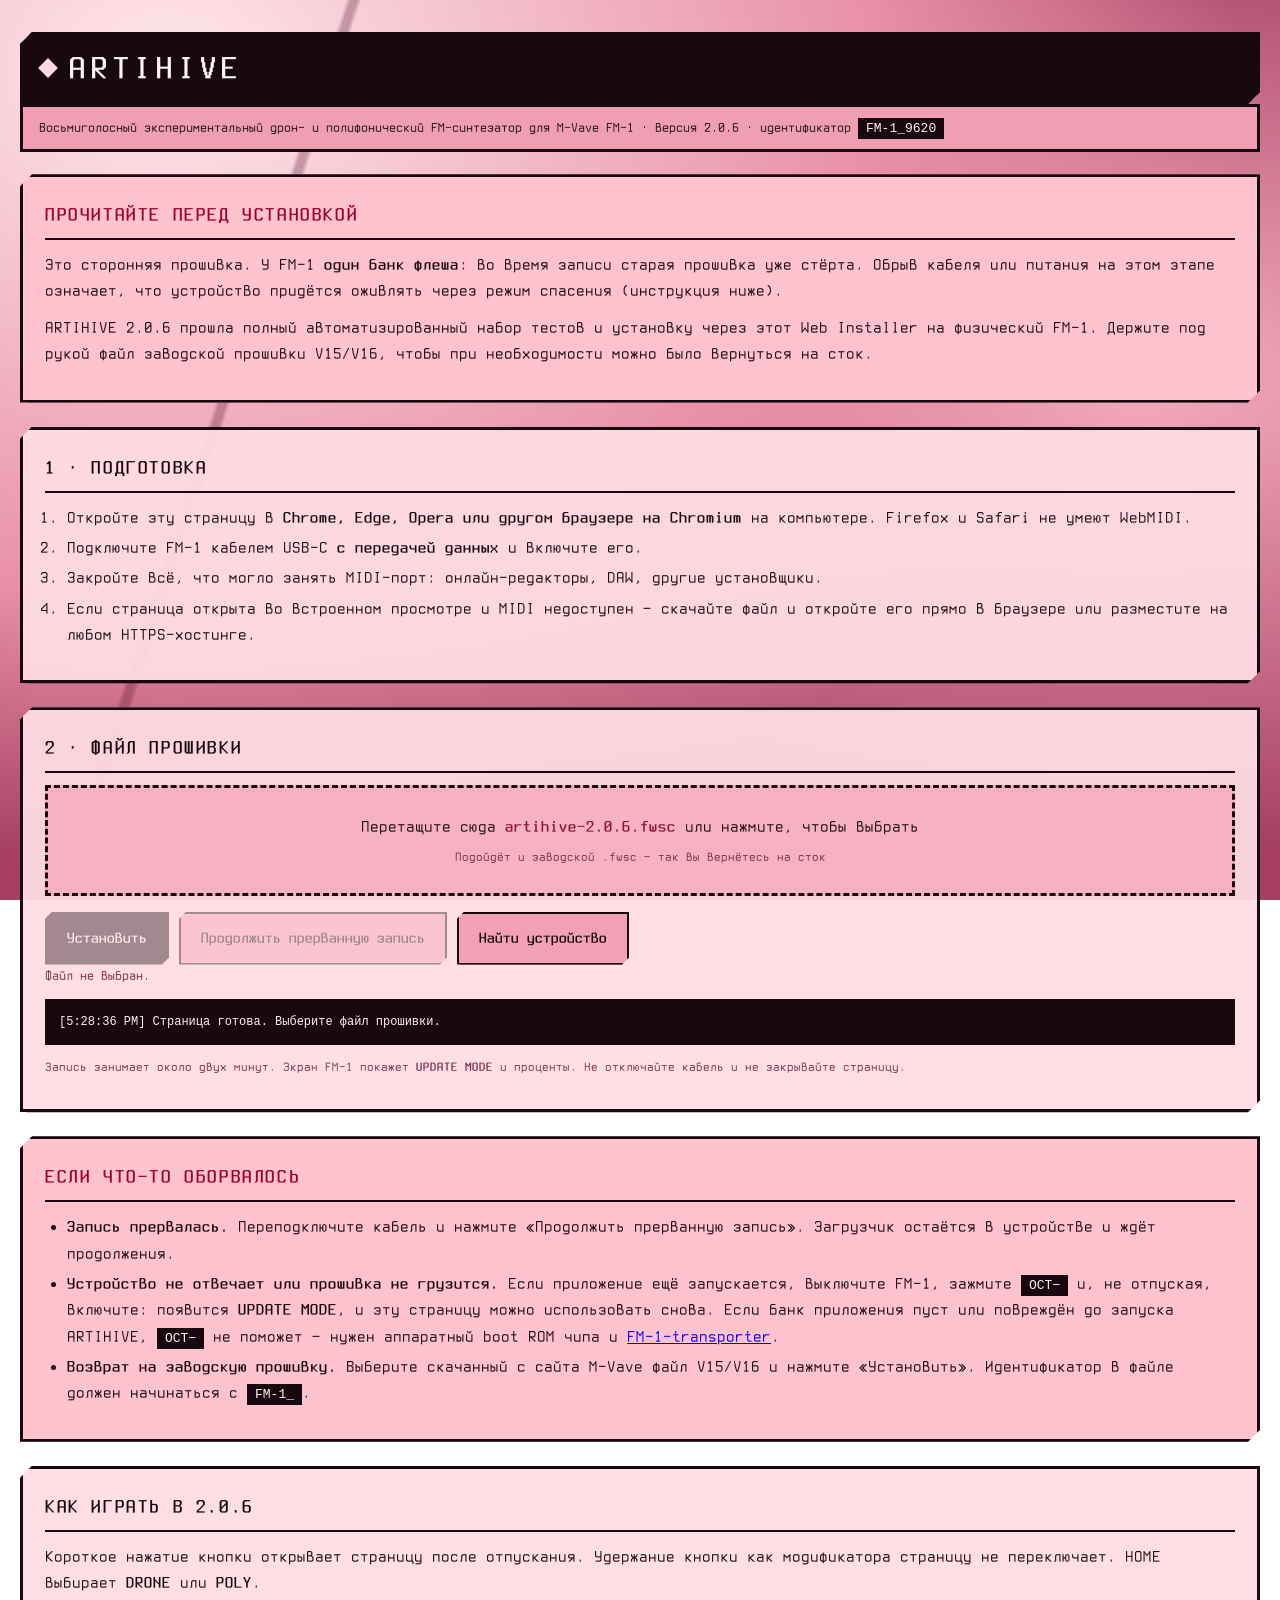
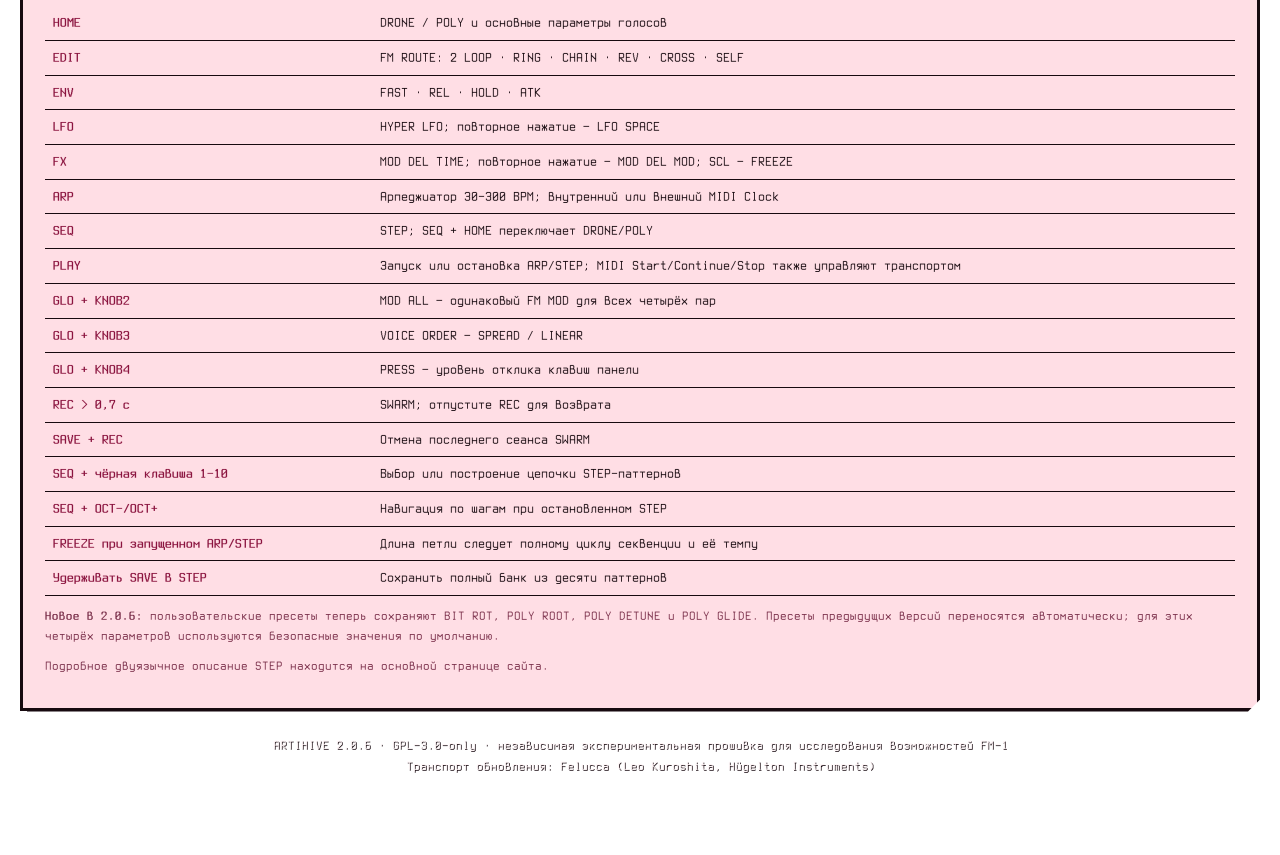
<file: site/install.html>
<!DOCTYPE html>
<html lang="ru">
<head>
<meta charset="utf-8">
<meta name="viewport" content="width=device-width,initial-scale=1">
<title>ARTIHIVE — установка на M-Vave FM-1</title>
<style>
  :root{--bg:#0a2233;--card:#0d2c42;--line:#1f4c6b;--ink:#f2faff;--dim:#a9cde6;--pink:#1a8bd7;--ok:#7fdca4;--warn:#ffc46b;--bad:#ff7d7d}
  *{box-sizing:border-box}
  body{margin:0;background:var(--bg);color:var(--ink);font:15px/1.55 -apple-system,BlinkMacSystemFont,"Segoe UI",Roboto,sans-serif}
  .wrap{max-width:900px;margin:0 auto;padding:32px 20px 80px}
  header{display:flex;align-items:center;gap:14px;margin-bottom:6px}
  .dot{width:14px;height:14px;border-radius:50%;background:var(--pink);box-shadow:0 0 18px var(--pink)}
  h1{color:#fff}
  h1{font-size:26px;margin:0;letter-spacing:.14em;font-weight:600}
  .sub{color:var(--dim);margin:0 0 26px;font-size:14px}
  .card{background:var(--card);border:1px solid var(--line);border-radius:14px;padding:20px;margin-bottom:16px}
  h2{font-size:15px;margin:0 0 12px;letter-spacing:.08em;text-transform:uppercase;color:var(--pink)}
  .warn{border-color:#5a4620;background:#241d10}
  .warn h2{color:var(--warn)}
  p{margin:0 0 10px}
  ul,ol{margin:0 0 10px;padding-left:22px}
  li{margin:4px 0}
  code{background:#123a55;padding:1px 6px;border-radius:5px;font-size:13px}
  .drop{border:1.5px dashed var(--line);border-radius:12px;padding:26px;text-align:center;cursor:pointer;transition:.15s}
  .drop:hover,.drop.hot{border-color:var(--pink);background:#123a55}
  .drop b{color:var(--pink)}
  input[type=file]{display:none}
  .file{margin-top:14px;padding:12px 14px;background:#0a2637;border:1px solid var(--line);border-radius:10px;font-size:14px;display:none}
  .file.show{display:block}
  .kv{display:flex;justify-content:space-between;gap:10px;padding:3px 0;color:var(--dim)}
  .kv span:last-child{color:var(--ink);font-variant-numeric:tabular-nums}
  .row{display:flex;gap:10px;flex-wrap:wrap;margin-top:16px}
  button{font:inherit;font-weight:600;padding:12px 20px;border-radius:10px;border:1px solid var(--line);background:#14405e;color:var(--ink);cursor:pointer}
  button.primary{background:var(--pink);color:#fff;border-color:#4aa9e4}
  button:hover:not(:disabled){filter:brightness(1.12)}
  button:disabled{opacity:.4;cursor:not-allowed}
  .bar{height:8px;background:#123a55;border-radius:99px;overflow:hidden;margin:14px 0 8px;display:none}
  .bar.show{display:block}
  .bar i{display:block;height:100%;width:0;background:linear-gradient(90deg,var(--pink),#8fd4ff);transition:width .3s}
  .status{font-size:14px;min-height:22px;color:var(--dim)}
  .status.ok{color:var(--ok)}.status.bad{color:var(--bad)}.status.warn{color:var(--warn)}
  pre{background:#08202f;border:1px solid var(--line);border-radius:10px;padding:12px;max-height:200px;overflow:auto;font-size:12px;color:var(--dim);margin:12px 0 0;white-space:pre-wrap}
  table{width:100%;border-collapse:collapse;font-size:14px}
  td{padding:6px 8px;border-bottom:1px solid var(--line);vertical-align:top}
  td:first-child{color:var(--pink);white-space:nowrap;font-weight:600}
  .keys{display:flex;gap:4px;margin:12px 0}
  .key{flex:1;text-align:center;padding:10px 2px;border-radius:6px;font-size:12px;font-weight:600}
  .sensor{background:#c6ced6;color:#0a2233}
  .latch{background:#14405e;color:#a9cde6}
  footer{color:var(--dim);font-size:13px;text-align:center;margin-top:24px}
  .note{font-size:13px;color:var(--dim)}

  /* ARTIHIVE BLUSH VEIN firmware skin */
  @font-face{font-family:TerminusARTIHIVE;src:url("assets/fonts/TerminusTTF.ttf") format("truetype");font-display:swap}
  @font-face{font-family:TerminusARTIHIVE;src:url("assets/fonts/TerminusTTF-Bold.ttf") format("truetype");font-weight:700;font-display:swap}
  :root{--bg:#a64161;--card:#ffdce4;--line:#17090f;--ink:#17090f;--dim:#742743;--pink:#a72d57;--ok:#27593d;--warn:#8a3a00;--bad:#a00026}
  body{font-family:TerminusARTIHIVE,monospace;font-size:17px;background:linear-gradient(108deg,transparent 0 22%,rgba(83,14,42,.3) 22.3% 22.7%,transparent 23%),radial-gradient(ellipse at 13% 8%,#ffe8ed,#e890a7 45%,transparent 68%),radial-gradient(ellipse at 88% 42%,#f6adc0,#a53e61 65%);background-attachment:fixed}
  .wrap{max-width:920px}
  header{background:var(--ink);color:#fff4f6;border:3px solid var(--ink);padding:16px 18px;margin-bottom:0;clip-path:polygon(12px 0,100% 0,100% calc(100% - 12px),calc(100% - 12px) 100%,0 100%,0 12px)}
  .dot{border-radius:0;background:#ffdce4;box-shadow:none;transform:rotate(45deg)}
  h1{color:#fff4f6;font-size:34px;line-height:1;font-weight:700}
  .sub{background:#ef9eb3;color:var(--ink);padding:10px 16px;border:3px solid var(--ink);margin-bottom:22px}
  .card{background:rgba(255,220,228,.94);border:3px solid var(--line);border-radius:0;box-shadow:7px 7px 0 var(--line);padding:22px;margin:0 7px 24px 0;clip-path:polygon(12px 0,100% 0,100% calc(100% - 12px),calc(100% - 12px) 100%,0 100%,0 12px)}
  .warn{border-color:var(--line);background:#ffc2cf}.warn h2{color:var(--bad)}
  h2{font-size:20px;color:var(--ink);border-bottom:2px solid var(--ink);padding-bottom:8px}
  code,.file,pre{background:var(--ink);color:#ffeef2;border:2px solid var(--ink);border-radius:0}
  .file .kv,.file .kv span,.file .kv span:last-child,pre{color:#ffeef2}
  .file .kv{border-bottom:1px solid #ffeef255}
  .drop{border:3px dashed var(--ink);border-radius:0;background:#f6b2c2}.drop:hover,.drop.hot{background:#ffcfda;border-color:var(--ink)}.drop b,td:first-child{color:#8b143f}
  button{font-family:inherit;font-size:16px;border:2px solid var(--ink);border-radius:0;background:#f2a0b5;color:var(--ink);box-shadow:4px 4px 0 var(--ink);clip-path:polygon(7px 0,100% 0,100% calc(100% - 7px),calc(100% - 7px) 100%,0 100%,0 7px)}
  button.primary{background:var(--ink);color:#fff4f6;border-color:var(--ink)}button:hover:not(:disabled){filter:none;transform:translate(2px,2px);box-shadow:2px 2px 0 var(--ink)}
  .bar{border-radius:0;background:#e17d98;border:2px solid var(--ink);height:12px}.bar i{background:var(--ink)}
  .key{border-radius:0;border:2px solid var(--ink)}.sensor{background:#fff1f4;color:var(--ink)}.latch{background:#d7708d;color:var(--ink)}
  footer{color:#fff4f6;text-shadow:1px 1px var(--ink)}
  /* Keep the firmware drop target inside the installer card at every width. */
  html,body{max-width:100%;overflow-x:hidden}
  .wrap,.card{width:100%;max-width:100%}
  .drop{position:relative;inset:auto;display:block;width:100%;max-width:100%;margin:0;overflow:hidden;overflow-wrap:anywhere;transform:none}
  .drop>div{max-width:100%}
  @media(max-width:560px){.wrap{padding-inline:12px}.card{padding:16px}.drop{padding:22px 12px}.row{display:grid;grid-template-columns:1fr}.row button{width:100%}}
</style>
</head>
<body>
<div class="wrap">
  <header><div class="dot"></div><h1>ARTIHIVE</h1></header>
  <p class="sub">Восьмиголосный экспериментальный дрон- и полифонический FM-синтезатор для M-Vave FM-1 · версия 2.0.6 · идентификатор <code>FM-1_9620</code></p>

  <div class="card warn">
    <h2>Прочитайте перед установкой</h2>
    <p>Это сторонняя прошивка. У FM-1 <b>один банк флеша</b>: во время записи старая прошивка уже стёрта. Обрыв кабеля или питания на этом этапе означает, что устройство придётся оживлять через режим спасения (инструкция ниже).</p>
    <p>ARTIHIVE 2.0.6 прошла полный автоматизированный набор тестов и установку через этот Web Installer на физический FM-1. Держите под рукой файл заводской прошивки V15/V16, чтобы при необходимости можно было вернуться на сток.</p>
  </div>

  <div class="card">
    <h2>1 · Подготовка</h2>
    <ol>
      <li>Откройте эту страницу в <b>Chrome, Edge, Opera или другом браузере на Chromium</b> на компьютере. Firefox и Safari не умеют WebMIDI.</li>
      <li>Подключите FM-1 кабелем USB-C <b>с передачей данных</b> и включите его.</li>
      <li>Закройте всё, что могло занять MIDI-порт: онлайн-редакторы, DAW, другие установщики.</li>
      <li>Если страница открыта во встроенном просмотре и MIDI недоступен — скачайте файл и откройте его прямо в браузере или разместите на любом HTTPS-хостинге.</li>
    </ol>
  </div>

  <div class="card">
    <h2>2 · Файл прошивки</h2>
    <label class="drop" id="drop">
      <input type="file" id="file" accept=".fwsc">
      <div>Перетащите сюда <b>artihive-2.0.6.fwsc</b> или нажмите, чтобы выбрать</div>
      <div class="note" style="margin-top:6px">Подойдёт и заводской .fwsc — так вы вернётесь на сток</div>
    </label>
    <div class="file" id="info">
      <div class="kv"><span>Файл</span><span id="fname">—</span></div>
      <div class="kv"><span>Размер</span><span id="fsize">—</span></div>
      <div class="kv"><span>Идентификатор устройства</span><span id="fprod">—</span></div>
      <div class="kv"><span>Проверка</span><span id="fcheck">—</span></div>
    </div>
    <div class="row">
      <button class="primary" id="go" disabled>Установить</button>
      <button id="resume" disabled>Продолжить прерванную запись</button>
      <button id="probe">Найти устройство</button>
    </div>
    <div class="bar" id="bar"><i id="fill"></i></div>
    <div class="status" id="status">Файл не выбран.</div>
    <pre id="log"></pre>
    <p class="note" style="margin-top:12px">Запись занимает около двух минут. Экран FM-1 покажет <b>UPDATE MODE</b> и проценты. Не отключайте кабель и не закрывайте страницу.</p>
  </div>

  <div class="card warn">
    <h2>Если что-то оборвалось</h2>
    <ul>
      <li><b>Запись прервалась.</b> Переподключите кабель и нажмите «Продолжить прерванную запись». Загрузчик остаётся в устройстве и ждёт продолжения.</li>
      <li><b>Устройство не отвечает или прошивка не грузится.</b> Если приложение ещё запускается, выключите FM-1, зажмите <code>OCT−</code> и, не отпуская, включите: появится <b>UPDATE MODE</b>, и эту страницу можно использовать снова. Если банк приложения пуст или повреждён до запуска ARTIHIVE, <code>OCT−</code> не поможет — нужен аппаратный boot ROM чипа и <a href="https://github.com/kurogedelic/FM-1-transporter">FM-1-transporter</a>.</li>
      <li><b>Возврат на заводскую прошивку.</b> Выберите скачанный с сайта M-Vave файл V15/V16 и нажмите «Установить». Идентификатор в файле должен начинаться с <code>FM-1_</code>.</li>
    </ul>
  </div>

  <div class="card">
    <h2>Как играть в 2.0.6</h2>
    <p>Короткое нажатие кнопки открывает страницу после отпускания. Удержание кнопки как модификатора страницу не переключает. HOME выбирает <b>DRONE</b> или <b>POLY</b>.</p>
    <table>
      <tr><td>HOME</td><td>DRONE / POLY и основные параметры голосов</td></tr>
      <tr><td>EDIT</td><td>FM ROUTE: 2 LOOP · RING · CHAIN · REV · CROSS · SELF</td></tr>
      <tr><td>ENV</td><td>FAST · REL · HOLD · ATK</td></tr>
      <tr><td>LFO</td><td>HYPER LFO; повторное нажатие — LFO SPACE</td></tr>
      <tr><td>FX</td><td>MOD DEL TIME; повторное нажатие — MOD DEL MOD; SCL — FREEZE</td></tr>
      <tr><td>ARP</td><td>Арпеджиатор 30–300 BPM; внутренний или внешний MIDI Clock</td></tr>
      <tr><td>SEQ</td><td>STEP; SEQ + HOME переключает DRONE/POLY</td></tr>
      <tr><td>PLAY</td><td>Запуск или остановка ARP/STEP; MIDI Start/Continue/Stop также управляют транспортом</td></tr>
      <tr><td>GLO + KNOB2</td><td>MOD ALL — одинаковый FM MOD для всех четырёх пар</td></tr>
      <tr><td>GLO + KNOB3</td><td>VOICE ORDER — SPREAD / LINEAR</td></tr>
      <tr><td>GLO + KNOB4</td><td>PRESS — уровень отклика клавиш панели</td></tr>
      <tr><td>REC &gt; 0,7 с</td><td>SWARM; отпустите REC для возврата</td></tr>
      <tr><td>SAVE + REC</td><td>Отмена последнего сеанса SWARM</td></tr>
      <tr><td>SEQ + чёрная клавиша 1–10</td><td>Выбор или построение цепочки STEP-паттернов</td></tr>
      <tr><td>SEQ + OCT−/OCT+</td><td>Навигация по шагам при остановленном STEP</td></tr>
      <tr><td>FREEZE при запущенном ARP/STEP</td><td>Длина петли следует полному циклу секвенции и её темпу</td></tr>
      <tr><td>Удерживать SAVE в STEP</td><td>Сохранить полный банк из десяти паттернов</td></tr>
    </table>
    <p class="note" style="margin-top:10px"><b>Новое в 2.0.6:</b> пользовательские пресеты теперь сохраняют BIT ROT, POLY ROOT, POLY DETUNE и POLY GLIDE. Пресеты предыдущих версий переносятся автоматически; для этих четырёх параметров используются безопасные значения по умолчанию.</p>
    <p class="note" style="margin-top:10px">Подробное двуязычное описание STEP находится на основной странице сайта.</p>
  </div>

  <footer>ARTIHIVE 2.0.6 · GPL-3.0-only · независимая экспериментальная прошивка для исследования возможностей FM-1<br>Транспорт обновления: Felucca (Leo Kuroshita, Hügelton Instruments)</footer>
</div>

<script>
// ---- fm1pkg.js (GPL-3.0-only, Felucca / Hügelton Instruments) ----
// SPDX-License-Identifier: GPL-3.0-only
// Copyright (C) 2026 Leo Kuroshita (@kurogedelic), Hügelton Instruments
//
// FM-1 .fwsc packages in the browser: the package identity and the image the
// device reads during an update.

const BLOCKS = 20, BLK = 0x30, KEEP = 0x2F;
const STOCK_V15_SHA256 = "db1642b2b6fa5c2cccb11ffd13878068bb28601678d3644049f99dc40e7edb8a";
const STOCK_APP_SIZE = 0x8DFBC;
const STOCK_V15_SIZE = 699956;

const T = new Uint16Array(256);
for (let i = 0; i < 256; i++) {
  let c = i << 8;
  for (let k = 0; k < 8; k++) c = c & 0x8000 ? (c << 1) ^ 0x1021 : c << 1;
  T[i] = c & 0xFFFF;
}

function crc16(d, crc = 0) {
  for (let i = 0; i < d.length; i++) crc = ((crc << 8) & 0xFFFF) ^ T[((crc >> 8) ^ d[i]) & 0xFF];
  return crc;
}

function enc(buf, off, size, key = 0xFFFF) {
  for (let i = 0; i < size; i++) {
    buf[off + i] ^= key & 0xFF;
    key = ((key * 2) ^ (key & 0x8000 ? 0x1021 : 0)) & 0xFFFF;
  }
}

function sfc(buf, off, size, base, key) {
  for (let i = 0; i < size; i += 32) enc(buf, off + i, Math.min(size - i, 32), key ^ ((off + i - base) >> 2));
}

function chipkeyDecode(d) {
  let sum = 0;
  for (let i = 0; i < 16; i++) sum += d[i];
  sum &= 0xFF;
  sum = sum >= 0xE0 ? 0xAA : sum <= 0x10 ? 0x55 : sum;
  let k = 0;
  for (let i = 0; i < 16; i++) if ((d[16 + i] ^ d[15 - i]) < sum) k |= 1 << i;
  return k;
}

const align32 = (v) => (v + 31) & ~31;
const u16 = (b, o) => b[o] | (b[o + 1] << 8);
const u32 = (b, o) => (b[o] | (b[o + 1] << 8) | (b[o + 2] << 16) | (b[o + 3] << 24)) >>> 0;
function w16(b, o, v) { b[o] = v & 0xFF; b[o + 1] = (v >> 8) & 0xFF; }
function w32(b, o, v) { w16(b, o, v & 0xFFFF); w16(b, o + 2, (v >>> 16) & 0xFFFF); }

class Entry {                                   // JLFS head, 32 bytes
  constructor(raw, off) {
    this.hdrOff = off;
    this.hcrc = u16(raw, off);
    this.dcrc = u16(raw, off + 2);
    this.offset = u32(raw, off + 4);
    this.size = u32(raw, off + 8);
    this.flags = raw[off + 12];
    this.resvd = raw[off + 13];
    this.index = u16(raw, off + 14);
    this.rawName = raw.slice(off + 16, off + 32);
    const z = this.rawName.indexOf(0);
    this.name = String.fromCharCode(...this.rawName.slice(0, z < 0 ? 16 : z));
    if (crc16(raw.subarray(off + 2, off + 32)) !== this.hcrc) throw new Error(`JLFS header CRC mismatch @${off.toString(16)}`);
  }
  packInto(buf) {
    const o = this.hdrOff;
    w16(buf, o + 2, this.dcrc); w32(buf, o + 4, this.offset); w32(buf, o + 8, this.size);
    buf[o + 12] = this.flags; buf[o + 13] = this.resvd; w16(buf, o + 14, this.index);
    buf.set(this.rawName, o + 16);
    this.hcrc = crc16(buf.subarray(o + 2, o + 32));
    w16(buf, o, this.hcrc);
  }
}

class Package {
  constructor(bytes) {
    this.raw = new Uint8Array(bytes);
    this.parseUfw();
    this.flash = this.raw.slice(this.flashFileOff, this.flashFileOff + this.flashSize);
    this.parseFlash();
  }

  get product() { return productOf(this.raw); }

  setProduct(name) {
    if (name.length > BLOCKS) throw new Error("product name too long");
    for (let i = 0; i < BLOCKS; i++) {
      const m = i < name.length ? (name.charCodeAt(i) + i + 1) & 0xFF : 0x7D;
      if (i < name.length && m === 0x7D) throw new Error("product name encodes to the unused marker");
      this.raw[i * BLK + KEEP] = m;
    }
  }

  headerBytes() {
    const h = new Uint8Array(BLOCKS * KEEP);
    for (let i = 0; i < BLOCKS; i++) h.set(this.raw.subarray(i * BLK, i * BLK + KEEP), i * KEEP);
    return h;
  }

  hdrFileOff(i) { return Math.floor(i / KEEP) * BLK + (i % KEEP); }

  parseUfw() {
    const h = this.headerBytes();
    enc(h, 0, 0x40);
    const hcrc = u16(h, 0), lcrc = u16(h, 2), nent = u16(h, 8);
    if (crc16(h.subarray(2, 0x40)) !== hcrc) throw new Error("not an FM-1 .fwsc (UFW header CRC mismatch)");
    this.skew = BLOCKS * BLK - h.length;
    this.ufw = h;
    this.nent = nent;
    const hsize = 0x40 + nent * 0x50;
    if (crc16(h.subarray(0x40, hsize)) !== lcrc) throw new Error("UFW entry list CRC mismatch");
    this.entries = [];
    for (let off = 0x40; off < hsize; off += 0x50) {
      const e = h.slice(off, off + 0x50);
      enc(e, 0, 0x50);
      const z = e.subarray(0x40, 0x50).indexOf(0);
      this.entries.push({ off, type: u16(e, 0), dcrc: u16(e, 4), dataOff: u32(e, 8), size: u32(e, 12),
        name: String.fromCharCode(...e.subarray(0x40, z < 0 ? 0x50 : 0x40 + z)), plain: e });
    }
    const fl = this.entries.find((e) => e.type === 0);
    if (!fl) throw new Error("no flash.bin in the package");
    this.flashEntry = fl;
    this.flashFileOff = fl.dataOff + this.skew;
    this.flashSize = fl.size;
    if (crc16(this.raw.subarray(this.flashFileOff, this.flashFileOff + fl.size)) !== fl.dcrc) throw new Error("flash.bin CRC mismatch");
  }

  parseFlash() {
    const dec = this.flash.slice();
    const h = dec.slice(0, 32);
    enc(h, 0, 32);
    if (crc16(h.subarray(2, 32)) !== u16(h, 0)) throw new Error("flash header CRC mismatch");
    this.chipKey = null; this.appBase = null;
    for (let off = 32; ; off += 32) {
      enc(dec, off, 32);
      const e = new Entry(dec, off);
      if (e.name === "isd_config.ini") {
        const blob = dec.subarray(e.offset, e.offset + 34);
        if (crc16(blob.subarray(0, 32)) === u16(blob, 32)) this.chipKey = chipkeyDecode(blob.subarray(0, 32));
      }
      if (e.flags === 0x81 && e.name === "app_dir_head" && this.appBase === null) this.appBase = e.offset;
      if (e.index) break;
    }
    if (this.chipKey === null || this.appBase === null) throw new Error("chip key or app_dir_head not found");
    const b = this.appBase, k = this.chipKey, end = align32(b + 32);
    sfc(dec, b, end - b, b, k);
    const head = new Entry(dec, b);
    const blkEnd = b + head.size;
    if (blkEnd > end) sfc(dec, end, blkEnd - end, b, k);
    this.sfcEnd = Math.max(end, blkEnd);
    this.cfgLen = 0;
    const probe = this.flash.slice(b, align32(blkEnd) + 32);
    sfc(probe, 0, probe.length, 0, k);
    try {
      const cfg = new Entry(probe, blkEnd - b);
      if (cfg.name === "cfg" && blkEnd + cfg.size <= this.flash.length) this.cfgLen = cfg.size;
    } catch (_) { /* no cfg block */ }
    if (this.cfgLen) {
      const region = this.flash.slice(b, blkEnd + this.cfgLen);
      sfc(region, 0, region.length, 0, k);
      dec.set(region, b);
      this.sfcEnd = blkEnd + this.cfgLen;
    }
    this.head = head;
    this.app = null;
    for (let off = b + 32; ; off += 32) {
      const e = new Entry(dec, off);
      if (e.flags === 0x82 && e.name === "app.bin") this.app = e;
      if (e.index) break;
    }
    if (!this.app) throw new Error("app.bin not found in app area");
    this.appOff = b + this.app.offset;
    this.dec = dec;
  }

  // the new app, padded to the stock size (Felucca never changes the layout)
  setApp(app) {
    if (app.length > this.app.size) throw new Error(`app is ${app.length} B, the slot is ${this.app.size} B`);
    const nw = new Uint8Array(this.app.size).fill(0xFF);
    nw.set(app);
    const a = this.app, h = this.head, b = this.appBase;
    this.dec.set(nw, this.appOff);
    a.dcrc = crc16(nw);
    a.packInto(this.dec);
    h.dcrc = crc16(this.dec.subarray(h.hdrOff + 32, h.hdrOff + h.size));
    h.packInto(this.dec);
    this.sfcEnd = Math.max(align32(b + 32), b + h.size + this.cfgLen);
    const region = this.dec.slice(b, this.sfcEnd);
    sfc(region, 0, region.length, 0, this.chipKey);
    this.flash.set(region, b);
  }

  serialize() {
    const out = this.raw.slice();
    out.set(this.flash, this.flashFileOff);
    const fl = this.flashEntry, e = fl.plain.slice();
    w16(e, 4, crc16(this.flash));
    enc(e, 0, 0x50);
    const h = this.ufw.slice();
    h.set(e, fl.off);
    const hsize = 0x40 + this.nent * 0x50;
    w16(h, 2, crc16(h.subarray(0x40, hsize)));
    w16(h, 0, crc16(h.subarray(2, 0x40)));
    enc(h, 0, 0x40);
    for (let i = 0; i < hsize; i++) out[this.hdrFileOff(i)] = h[i];
    return out;
  }
}

// the package identity ("FM-1_904"): one marker byte after each of the first 20 blocks
function productOf(fwsc) {
  if (fwsc.length < BLOCKS * BLK) throw new Error("not an FM-1 package (too short)");
  let s = "";
  for (let i = 0; i < BLOCKS; i++) {
    const m = fwsc[i * BLK + KEEP];
    if (m !== 0x7D) s += String.fromCharCode((m - i - 1) & 0xFF);
  }
  return s;
}

// the image the device addresses during an update: the .fwsc without the 20 marker bytes
function logicalImage(fwsc) {
  const out = new Uint8Array(fwsc.length - BLOCKS);
  for (let i = 0; i < BLOCKS; i++) out.set(fwsc.subarray(i * BLK, i * BLK + KEEP), i * KEEP);
  out.set(fwsc.subarray(BLOCKS * BLK), BLOCKS * KEEP);
  return out;
}

async function sha256hex(bytes) {
  const d = await crypto.subtle.digest("SHA-256", bytes);
  return [...new Uint8Array(d)].map((x) => x.toString(16).padStart(2, "0")).join("");
}

// Only the user's unmodified official V15 is accepted for a return to stock.
// The digest pins every file, loader and flash layout; filenames are not evidence.
async function validateStockPackage(bytes) {
  if (bytes.length !== STOCK_V15_SIZE || await sha256hex(bytes) !== STOCK_V15_SHA256)
    throw new Error("Select the unmodified official FM-1 V15 file (FM-1.fwsc).");
  const pkg = new Package(bytes);
  if (pkg.product !== "FM-1_015" || pkg.flashFileOff !== 1044 || pkg.flashSize !== 602112 ||
      pkg.appBase !== 16384 || pkg.appOff !== 16672 || pkg.app.size !== STOCK_APP_SIZE ||
      !pkg.entries.some((e) => e.type === 100 && e.name === "ota.bin" && e.size === 19969))
    throw new Error("The official firmware has an unsupported FM-1 layout.");
  return { product: pkg.product, image: logicalImage(bytes), sha256: STOCK_V15_SHA256 };
}

// official V15 + Felucca app -> installable package (Uint8Array)
async function buildFeluccaPackage(stockBytes, appBytes, product) {
  const sha = await sha256hex(stockBytes);
  if (sha !== STOCK_V15_SHA256) throw new Error("this is not the official FM-1 V15 firmware file (FM-1.fwsc)");
  const pkg = new Package(stockBytes);
  pkg.setApp(appBytes);
  pkg.setProduct(product);
  return pkg.serialize();
}

// ---- fm1ota.js (GPL-3.0-only, Felucca / Hügelton Instruments) ----
// SPDX-License-Identifier: GPL-3.0-only
// Copyright (C) 2026 Leo Kuroshita (@kurogedelic), Hügelton Instruments
//
// The FM-1 USB-MIDI update protocol over WebMIDI (after tools/fm1_install.py).
// Step 1: the running firmware (official
// or Felucca) reads parts of the package and stages the update loader. Step 2:
// the loader reads the whole image and writes it. Both steps are "the device
// asks, we answer": cmd 0x30 read requests on the logical image.

const HS_QUERY = [0xF0, 0x00, 0x32, 0x45, 0x00, 0x00, 0x00, 0x40, 0x7F, 0xF7];
const UPGRADE = [0xF0, 0x22, 0x24, 0x35, 0x7F, 0xF7];
const MAXDATA = 512;
const sleep = (ms) => new Promise((r) => setTimeout(r, ms));
const IS_OTA = (id) => /^ota-/i.test(id.model);

// errors carry a code the pages translate: notfound, model, stopped, noloader, lost, noreturn,
// mismatch (detail: the identity the device reports), badreq
function fail(code, msg, detail = "") { const e = new Error(msg); e.code = code; e.detail = detail; return e; }

function pack7(data) {
  const out = []; let acc = 0, nb = 0;
  for (const b of data) {
    acc |= b << nb; nb += 8;
    while (nb >= 7) { out.push(acc & 0x7F); acc >>>= 7; nb -= 7; }
  }
  if (nb) out.push(acc & 0x7F);
  return out;
}

function unpack7(s) {
  const out = []; let acc = 0, nb = 0;
  for (const b of s) {
    acc |= (b & 0x7F) << nb; nb += 7;
    while (nb >= 8) { out.push(acc & 0xFF); acc >>>= 8; nb -= 8; }
  }
  return out;
}

function response(addr, data, fl = 0) {
  const len = data.length;
  const body = [0x00, 0x59, 0x30, (len + 8) & 0xFF, ((len + 8) >> 8) & 0xFF, 0, fl,
    addr & 0xFF, (addr >>> 8) & 0xFF, (addr >>> 16) & 0xFF, (addr >>> 24) & 0xFF,
    len & 0xFF, (len >> 8) & 0xFF, 0, ...data];
  let s = 0;
  for (let i = 6; i < body.length; i++) s += body[i];
  body.push(~s & 0xFF);
  return [0xF0, ...pack7(body), 0xF7];
}

function parseRequest(pkt) {
  if (pkt[0] !== 0xF0 || pkt[pkt.length - 1] !== 0xF7) return null;
  const u = unpack7(pkt.slice(1, -1));
  if (u.length !== 15 || u[0] !== 0 || u[1] !== 0x59 || u[2] !== 0x30) return null;
  let s = 0;
  for (let i = 6; i < 14; i++) s += u[i];
  if ((~s & 0xFF) !== u[14]) return null;
  return { fl: u[6], addr: (u[7] | (u[8] << 8) | (u[9] << 16) | (u[10] << 24)) >>> 0, len: u[11] | (u[12] << 8) | (u[13] << 16) };
}

function parseIdentity(pkt) {
  const d = unpack7(pkt.slice(1, -1));
  if (d.length !== 34 || d[0] !== 0 || d[1] !== 0x59 || d[2] !== 0x11) return null;
  const txt = String.fromCharCode(...d.slice(6, 33)).replace(/\0+$/, "");
  const m = /^([^_]+)_(\d+)$/.exec(txt);
  return m ? { text: txt, model: m[1], version: parseInt(m[2], 10) } : null;
}

// one MIDI in/out pair with a SysEx queue
class Link {
  constructor(input, output) {
    this.input = input; this.output = output; this.q = []; this.waiter = null;
    input.onmidimessage = (ev) => {
      if (ev.data[0] !== 0xF0) return;
      this.q.push(Array.from(ev.data));
      if (this.waiter) { const w = this.waiter; this.waiter = null; w(); }
    };
  }
  get lost() { return this.input.state === "disconnected" || this.output.state === "disconnected"; }
  // false when the port is gone (unplugged): WebMIDI throws on a disconnected output
  send(bytes) {
    try { this.output.send(bytes); return true; } catch (_) { return false; }
  }
  drain() { this.q.length = 0; }
  async read(ms) {
    if (!this.q.length) {
      let tm;
      await Promise.race([new Promise((r) => { this.waiter = r; }), new Promise((r) => { tm = setTimeout(r, ms); })]);
      clearTimeout(tm);
      this.waiter = null;
    }
    return this.q.shift() || null;
  }
  close() { this.input.onmidimessage = null; }
}

async function handshake(link, tries = 3) {
  link.drain();
  for (let t = 0; t < tries; t++) {
    if (!link.send(HS_QUERY)) return null;
    const end = Date.now() + 1000;
    while (Date.now() < end) {
      const p = await link.read(end - Date.now());
      if (!p) break;
      const id = parseIdentity(p);
      if (id) return id;
    }
  }
  return null;
}

class Updater {
  constructor(access, log) {
    this.access = access;
    this.log = log || (() => {});
  }

  // every in/out pair with the same port name that answers the handshake
  async find(filter) {
    const outs = [...this.access.outputs.values()];
    for (const input of this.access.inputs.values()) {
      if (input.state === "disconnected") continue;
      if (!/fm-1|felucca|ota|composite|sinco|usb-midi/i.test(input.name || "")) continue;   // never probe other gear
      const output = outs.find((o) => o.name === input.name && o.state !== "disconnected");
      if (!output) continue;
      try { await input.open(); await output.open(); } catch (_) { continue; }
      const link = new Link(input, output);
      const id = await handshake(link, 2);
      if (id && (!filter || filter(id))) return { link, id, name: input.name };
      link.close();
    }
    return null;
  }

  async waitFor(filter, ms) {
    const end = Date.now() + ms;
    while (Date.now() < end) {
      const dev = await this.find(filter);
      if (dev) return dev;
      await sleep(1000);
    }
    return null;
  }

  // serve read requests until the device asks for one of the finish addresses; stops early
  // when the port disappears (lost: true) instead of waiting out idleMs
  async serve(link, image, finishAddr, idleMs, onProgress) {
    let served = 0, last = Date.now();
    for (;;) {
      const pkt = await link.read(1000);
      if (!pkt) {
        if (link.lost) return { served, finished: false, lost: true };
        if (Date.now() - last > idleMs) return { served, finished: false };
        continue;
      }
      const r = parseRequest(pkt);
      if (!r) continue;
      last = Date.now();
      if (r.addr === 0xE0000000 || r.addr === 0xF0000000) {
        link.send(response(r.addr, [...new TextEncoder().encode("success"), 0]));
        if (r.addr === finishAddr) return { served, finished: true };
        continue;
      }
      if (r.len > MAXDATA || r.addr + r.len > image.length) throw fail("badreq", `bad request ${r.addr.toString(16)}+${r.len}`);
      await sleep(10);
      if (!link.send(response(r.addr, Array.from(image.subarray(r.addr, r.addr + r.len)), r.fl))) {
        return { served, finished: false, lost: true };
      }
      served++;
      if (onProgress) onProgress(served, r.addr);
    }
  }

  // full install: running firmware -> loader -> new firmware
  async install(image, product, onStep) {
    const step = onStep || (() => {});
    const dev = await this.find((id) => !IS_OTA(id));
    if (!dev) throw fail("notfound", "FM-1 not found (USB cable, and no other app using it?)");
    const [model] = product.split("_");
    if (dev.id.model !== model) { dev.link.close(); throw fail("model", `the device is ${dev.id.text}, the package is for ${product}`); }
    step("start", dev.id.text);
    dev.link.send(UPGRADE);
    await sleep(2000);
    const s1 = await this.serve(dev.link, image, 0xE0000000, 8000, (n) => step("verify", n));
    dev.link.close();
    if (!s1.finished) throw fail(s1.lost ? "lost" : "stopped", `the device ${s1.lost ? "was disconnected" : "stopped"} after ${s1.served} requests: nothing was written`);
    step("loader");
    await sleep(3000);
    const ota = await this.waitFor((id) => id.model === "ota-" + model, 30000);
    if (!ota) throw fail("noloader", "the update loader did not appear. Replug the USB cable and press Install again: the device stays in update mode until it is finished.");
    const s2 = await this.write(ota, image, step);
    if (!s2.finished) throw fail(s2.lost ? "lost" : "stopped", `the loader ${s2.lost ? "was disconnected" : "stopped"} after ${s2.served} requests. Replug and press Install again to resume.`);
    step("reboot");
    await sleep(3000);
    const back = await this.waitFor((id) => !IS_OTA(id), 40000);
    if (!back) throw fail("noreturn", "the device did not come back: power-cycle it");
    back.link.close();
    if (back.id.text !== product) throw fail("mismatch", `installed, but the device reports ${back.id.text}`, back.id.text);
    step("done", back.id.text);
    return back.id.text;
  }

  // step 2 with the loader found by find()/waitFor()
  async write(ota, image, step) {
    ota.link.send(UPGRADE);
    await sleep(2000);
    const s2 = await this.serve(ota.link, image, 0xF0000000, 180000, (n) => step("write", n));
    ota.link.close();
    return s2;
  }

  // resume: the device is already in update mode (loader) -> true when the write finished
  async resume(image, onStep, product = null) {
    const model = product && product.split("_")[0];
    const ota = await this.find((id) => model ? id.model === "ota-" + model : IS_OTA(id));
    if (!ota) return false;
    const step = onStep || (() => {});
    const result = await this.write(ota, image, step);
    if (!result.finished) return false;
    if (product) {
      step("reboot");
      await sleep(3000);
      const back = await this.waitFor((id) => id.model === model, 40000);
      if (!back) throw fail("noreturn", "The FM-1 did not return after resuming the write.");
      back.link.close();
      if (back.id.text !== product) throw fail("mismatch", "The FM-1 reports a different firmware after resuming.", back.id.text);
      step("done", back.id.text);
    }
    return true;
  }
}


const $ = (id) => document.getElementById(id);
const logEl = $("log"), statusEl = $("status");
let fwsc = null, product = null, image = null, access = null, busy = false;

function say(msg, cls) { statusEl.textContent = msg; statusEl.className = "status" + (cls ? " " + cls : ""); }
function log(msg) {
  const t = new Date().toLocaleTimeString();
  logEl.textContent += `[${t}] ${msg}\n`;
  logEl.scrollTop = logEl.scrollHeight;
}
function progress(f) { $("bar").classList.add("show"); $("fill").style.width = Math.round(f * 100) + "%"; }

const ERR = {
  notfound: "FM-1 не найден. Проверьте кабель и закройте другие программы, работающие с MIDI.",
  model: "Модель устройства не совпадает с прошивкой. Ничего не записано.",
  stopped: "Устройство остановило обмен. Ничего не записано — можно попробовать снова.",
  lost: "Связь с устройством потеряна. Переподключите кабель и нажмите «Продолжить прерванную запись».",
  noloader: "Загрузчик не появился. Переподключите кабель и нажмите «Продолжить прерванную запись».",
  noreturn: "Устройство не вернулось после записи. Выключите и включите его.",
  mismatch: "Запись закончена, но устройство сообщает другой идентификатор.",
  badreq: "Устройство запросило данные вне образа. Запись остановлена."
};

async function loadFile(f) {
  try {
    const bytes = new Uint8Array(await f.arrayBuffer());
    const prod = productOf(bytes);
    if (!prod.startsWith("FM-1")) throw new Error("в файле идентификатор " + (prod || "пусто") + ", ожидался FM-1_…");
    const pkg = new Package(bytes);            // CRC заголовка, списка и всех файлов
    if (!pkg.entries.some((e) => /ota\.bin/i.test(e.name))) throw new Error("в пакете нет загрузчика обновления");
    fwsc = bytes; product = prod; image = logicalImage(bytes);
    $("fname").textContent = f.name;
    $("fsize").textContent = bytes.length.toLocaleString("ru-RU") + " байт";
    $("fprod").textContent = prod;
    $("fcheck").textContent = "контрольные суммы верны";
    $("fcheck").style.color = "var(--ok)";
    $("info").classList.add("show");
    $("go").disabled = false; $("resume").disabled = false;
    say("Файл проверен и готов к записи.", "ok");
    log(`${f.name}: ${prod}, ${bytes.length} байт, CRC в порядке`);
  } catch (e) {
    fwsc = null; image = null;
    $("info").classList.add("show");
    $("fname").textContent = f.name; $("fsize").textContent = "—"; $("fprod").textContent = "—";
    $("fcheck").textContent = "не подходит"; $("fcheck").style.color = "var(--bad)";
    $("go").disabled = true; $("resume").disabled = true;
    say("Этот файл не подходит: " + e.message, "bad");
    log("отклонён: " + e.message);
  }
}

$("file").addEventListener("change", (e) => { if (e.target.files[0]) loadFile(e.target.files[0]); });
const drop = $("drop");
["dragenter", "dragover"].forEach((n) => drop.addEventListener(n, (e) => { e.preventDefault(); drop.classList.add("hot"); }));
["dragleave", "drop"].forEach((n) => drop.addEventListener(n, (e) => { e.preventDefault(); drop.classList.remove("hot"); }));
drop.addEventListener("drop", (e) => { const f = e.dataTransfer.files[0]; if (f) loadFile(f); });

async function midi() {
  if (!navigator.requestMIDIAccess) throw new Error("этот браузер не поддерживает WebMIDI. Нужен Chrome или Edge на компьютере.");
  if (!access) {
    access = await navigator.requestMIDIAccess({ sysex: true });
    log("WebMIDI: доступ разрешён");
  }
  return access;
}

function step(name, detail) {
  const map = {
    start: ["Устройство найдено, начинаем", 0.05],
    verify: ["Проверка пакета устройством", null],
    loader: ["Пакет принят, устройство уходит в загрузчик", 0.15],
    write: ["Запись флеша", null],
    reboot: ["Запись завершена, перезагрузка", 0.97],
    done: ["Готово", 1]
  };
  const [text, f] = map[name] || [name, null];
  if (name === "verify") { say(text + "…"); if (detail % 64 === 0) log(`проверка: ${detail} блоков`); return; }
  if (name === "write") {
    say(text + "…");
    progress(Math.min(0.95, 0.15 + detail / 1400));
    if (detail % 128 === 0) log(`запись: ${detail} блоков`);
    return;
  }
  say(text + (detail ? ": " + detail : ""), name === "done" ? "ok" : "");
  log(text + (detail ? ": " + detail : ""));
  if (f !== null) progress(f);
}

function lock(on) {
  busy = on;
  $("go").disabled = on || !fwsc;
  $("resume").disabled = on || !fwsc;
  $("probe").disabled = on;
}

$("go").addEventListener("click", async () => {
  if (busy || !fwsc) return;
  if (!confirm(`Записать ${product} в устройство?\n\nСтарая прошивка будет стёрта. Не отключайте кабель около двух минут.`)) return;
  lock(true);
  try {
    const a = await midi();
    const up = new Updater(a, log);
    const id = await up.install(image, product, step);
    say("Установлено: " + id + ". Можно играть.", "ok");
    progress(1);
  } catch (e) {
    const msg = ERR[e.code] || e.message;
    say(msg, "bad"); log("ошибка: " + (e.code || "") + " " + e.message + (e.detail ? " (" + e.detail + ")" : ""));
  } finally { lock(false); }
});

$("resume").addEventListener("click", async () => {
  if (busy || !fwsc) return;
  lock(true);
  try {
    const a = await midi();
    const up = new Updater(a, log);
    say("Ищем загрузчик…");
    const ok = await up.resume(image, step, product);
    if (ok) { say("Запись продолжена и завершена.", "ok"); progress(1); }
    else { say("Загрузчик не найден. Выключите FM-1, зажмите OCT− и включите — затем нажмите эту кнопку снова.", "warn"); }
  } catch (e) {
    say(ERR[e.code] || e.message, "bad"); log("ошибка: " + e.message);
  } finally { lock(false); }
});

$("probe").addEventListener("click", async () => {
  try {
    const a = await midi();
    const up = new Updater(a, log);
    say("Опрашиваем порты…");
    const dev = await up.find();
    if (dev) { say("Найдено: " + dev.id.text + " на порту " + dev.name, "ok"); log("устройство: " + dev.id.text); dev.link.close(); }
    else { say("FM-1 не отвечает. Проверьте кабель и закройте другие MIDI-программы.", "warn"); }
  } catch (e) { say(e.message, "bad"); log("ошибка: " + e.message); }
});

log("Страница готова. Выберите файл прошивки.");
</script>
</body>
</html>
</file>
<file: site/styles.css>
@font-face{font-family:Pixel;src:local("Courier New");font-display:swap}*{box-sizing:border-box}html{scroll-behavior:smooth}body{margin:0;background:#761f3d;color:#fff8fb;font-family:Arial,Helvetica,sans-serif;overflow-x:hidden}body:before{content:"";position:fixed;inset:0;z-index:-3;background:radial-gradient(circle at 78% 5%,#b54a70 0 12%,transparent 33%),radial-gradient(circle at 15% 60%,#9b3459 0 8%,transparent 35%),linear-gradient(145deg,#4f102b,#812645 45%,#5b1431)}body:after{content:"";position:fixed;inset:-20%;z-index:-2;opacity:.42;background:repeating-radial-gradient(ellipse at 20% 30%,transparent 0 45px,#ef8cab 46px 50px,transparent 52px 80px);transform:rotate(-12deg);filter:blur(1px);animation:veins 28s linear infinite alternate}.grain{position:fixed;inset:0;z-index:-1;pointer-events:none;opacity:.15;background-image:url("data:image/svg+xml,%3Csvg xmlns='http://www.w3.org/2000/svg' width='90' height='90'%3E%3Cfilter id='n'%3E%3CfeTurbulence type='fractalNoise' baseFrequency='.85' numOctaves='3' stitchTiles='stitch'/%3E%3C/filter%3E%3Crect width='100%25' height='100%25' filter='url(%23n)' opacity='.28'/%3E%3C/svg%3E")}@keyframes veins{to{transform:translate3d(5%,2%,0) rotate(-8deg)}}a{color:inherit}.skip{position:fixed;top:-60px;left:10px;background:#000;padding:12px;z-index:20}.skip:focus{top:10px}.topbar{height:74px;padding:0 clamp(20px,4vw,68px);display:flex;align-items:center;justify-content:space-between;border-bottom:1px solid #ffffff42;position:sticky;top:0;z-index:10;background:#681d38dd;backdrop-filter:blur(14px)}.brand{display:flex;align-items:center;gap:10px;font-family:Pixel,monospace;font-weight:700;letter-spacing:.12em;text-decoration:none}.brand-mark{display:grid;place-items:center;width:28px;height:28px;border:1px solid #fff;border-radius:50%}.topbar nav{display:flex;gap:30px}.topbar nav a{text-decoration:none;font-size:12px;letter-spacing:.12em;text-transform:uppercase;opacity:.75}.topbar nav a:hover{opacity:1}.lang{border:1px solid #fff8;background:transparent;color:white;padding:8px 11px;cursor:pointer;font-weight:bold}.hero{min-height:calc(100vh - 74px);display:grid;grid-template-columns:1.1fr .9fr;align-items:center;gap:5vw;padding:70px clamp(20px,7vw,120px)}.eyebrow,.section-no,.page-index{font:12px Pixel,monospace;letter-spacing:.16em;color:#ffc3d6}.hero h1{font-size:clamp(64px,10vw,154px);line-height:.78;letter-spacing:-.075em;margin:24px 0 38px}.hero h1 span{color:#ff96b7;-webkit-text-stroke:1px #ffccdb}.lead{max-width:640px;font-size:clamp(18px,2vw,27px);line-height:1.42}.actions{display:flex;flex-wrap:wrap;gap:12px;margin-top:34px}.button{display:inline-flex;align-items:center;justify-content:center;gap:10px;min-height:50px;padding:0 22px;border:1px solid #fff8;text-decoration:none;font-weight:700;font-size:13px;letter-spacing:.05em;background:#5c1732aa;transition:.2s}.button:hover{transform:translateY(-2px);border-color:white}.button.primary{background:#080608;color:#fff;border-color:#080608}.micro{font-size:11px;opacity:.7;margin-top:22px}.hero-visual{position:relative;display:grid;place-items:center;min-height:500px}.screen-shell{position:relative;padding:16px;background:#151014;border:1px solid #ffffff88;box-shadow:0 30px 100px #24000fbb,0 0 0 8px #54142d}.screen-shell:after{content:"";position:absolute;inset:8px;border:1px solid #ffffff20;pointer-events:none}.screen-shell img{display:block;width:min(55vw,380px);height:auto;image-rendering:pixelated}.screen-shell.large img{width:min(42vw,430px)}.orbit{position:absolute;border:1px solid #ff8cb15c;border-radius:50%;pointer-events:none}.orbit-a{width:470px;height:470px;animation:spin 20s linear infinite}.orbit-b{width:590px;height:340px;transform:rotate(30deg);animation:spinB 25s linear infinite}@keyframes spin{to{transform:rotate(360deg)}}@keyframes spinB{to{transform:rotate(390deg)}}.annotation{position:absolute;font:10px Pixel,monospace;letter-spacing:.14em;background:#080608;padding:8px}.a1{top:10%;right:2%}.a2{bottom:15%;left:0}.a3{bottom:3%;right:7%}.section{padding:110px clamp(20px,7vw,120px);border-top:1px solid #ffffff30}.manifesto{background:#0b090a}.manifesto blockquote{font-size:clamp(36px,6vw,88px);line-height:1.04;letter-spacing:-.04em;margin:45px 0 85px;max-width:1300px}.facts{display:grid;grid-template-columns:repeat(3,1fr);gap:1px;background:#ffffff30}.facts div{background:#0b090a;padding:30px;display:flex;flex-direction:column;gap:8px}.facts strong{font:clamp(18px,2.1vw,30px) Pixel,monospace;color:#ff94b5}.facts span{font-size:12px;text-transform:uppercase;letter-spacing:.12em;opacity:.65}.section-head{display:flex;justify-content:space-between;align-items:end;gap:40px;margin-bottom:70px}.section h2{font-size:clamp(50px,7vw,110px);line-height:.9;letter-spacing:-.055em;margin:22px 0 0}
#instrument .section-head{display:block;margin-bottom:54px}
#instrument .section-head>div{max-width:none}
#instrument .section-head h2{font-size:clamp(16px,3.8vw,56px);letter-spacing:-.04em;white-space:nowrap}
#instrument .section-head>p{max-width:720px;margin:24px 0 0;line-height:1.65}.section-head>p{max-width:430px;line-height:1.65;opacity:.8}.interface{display:grid;grid-template-columns:minmax(300px,500px) 1fr;gap:8vw;align-items:center}.page-copy h3{font-size:clamp(50px,7vw,104px);margin:10px 0 20px;letter-spacing:-.06em}.page-copy>p:not(.page-index){font-size:20px;max-width:580px;line-height:1.5}.knobs{display:grid;grid-template-columns:repeat(4,1fr);gap:8px;margin:30px 0}.knobs span{border-top:2px solid #ff93b5;padding-top:10px;font:11px Pixel,monospace}.page-tabs{display:flex;flex-wrap:wrap;gap:7px}.page-tabs button{border:1px solid #ffffff55;background:#5a142e;color:white;padding:9px 12px;font:10px Pixel,monospace;cursor:pointer}.page-tabs button[aria-selected="true"]{background:#000;border-color:#000;color:#ff9cba}.split{display:grid;grid-template-columns:1fr 1fr;gap:9vw;background:#30101f}.split>div>p:not(.section-no){font-size:19px;line-height:1.6;max-width:620px}.text-link{display:inline-block;margin-top:24px;font-weight:bold;text-decoration:none;border-bottom:1px solid;padding-bottom:5px}.feature-stack{display:flex;flex-direction:column;gap:1px}.feature-stack article{background:#6e1d3b;padding:30px;display:grid;grid-template-columns:120px 1fr;gap:20px}.feature-stack b{font:18px Pixel,monospace;color:#ff9fbd}.feature-stack span{line-height:1.45}.install{background:#f3edf0;color:#171014}.install-card{max-width:1150px;margin:auto}.install .section-no{color:#9a214d}.install ol{list-style:none;padding:0;margin:50px 0;display:grid;grid-template-columns:repeat(3,1fr);gap:1px;background:#c9b9bf}.install li{background:#f3edf0;padding:30px;display:flex;gap:20px;line-height:1.5}.install li b{font:18px Pixel,monospace;color:#bd174f}.install .button{background:#fff}.install .button.primary{background:#0b090a}.install code{display:block;overflow:auto;margin-top:25px;padding:15px;background:#ded2d6;font-size:11px}.docs-grid{display:grid;grid-template-columns:repeat(4,1fr);gap:1px;background:#ffffff42}.docs-grid a{min-height:230px;padding:28px;background:#651a37;text-decoration:none;display:flex;flex-direction:column;transition:.2s}.docs-grid a:hover{background:#150b10}.docs-grid span{font:11px Pixel,monospace;color:#ff9dbc}.docs-grid b{font-size:26px;margin:auto 0}.docs-grid i{font-size:12px;opacity:.7;font-style:normal}footer{padding:40px clamp(20px,7vw,120px);display:grid;grid-template-columns:1fr 1fr 1fr;align-items:center;border-top:1px solid #ffffff40;font-size:12px}footer p:nth-child(2){text-align:center}footer p:last-child{text-align:right}.reveal{animation:appear .8s ease both}@keyframes appear{from{opacity:0;transform:translateY(20px)}}@media(max-width:900px){.topbar nav{display:none}.hero{grid-template-columns:1fr;padding-top:45px}.hero-visual{min-height:400px}.hero h1{font-size:20vw}.interface,.split{grid-template-columns:1fr}.section-head{display:block}.docs-grid{grid-template-columns:1fr 1fr}.facts,.install ol{grid-template-columns:1fr}.screen-shell.large img{width:min(80vw,430px)}.orbit{display:none}}@media(max-width:560px){.hero{padding-inline:20px}.section{padding:80px 20px}.hero-visual{min-height:330px}.screen-shell img{width:72vw}.docs-grid{grid-template-columns:1fr}.knobs{grid-template-columns:1fr 1fr}.feature-stack article{grid-template-columns:1fr}footer{grid-template-columns:1fr;gap:15px;text-align:left}footer p:nth-child(2),footer p:last-child{text-align:left}}@media(prefers-reduced-motion:reduce){*{scroll-behavior:auto!important;animation:none!important}.button:hover{transform:none}}

/* Firmware-faithful BLUSH VEIN skin. Terminus is the source face used by
   firmware/gen/felucca_font.h (ter-u16n.bdf). */
@font-face {
  font-family: "Terminus ARTIHIVE";
  src: url("assets/fonts/TerminusTTF.ttf") format("truetype");
  font-style: normal;
  font-weight: 400;
  font-display: swap;
}
@font-face {
  font-family: "Terminus ARTIHIVE";
  src: url("assets/fonts/TerminusTTF-Bold.ttf") format("truetype");
  font-style: normal;
  font-weight: 700;
  font-display: swap;
}

:root {
  --font-pixel: "Terminus ARTIHIVE", monospace;
  --blush-0: #ffd7df;
  --blush-1: #f4a4b7;
  --blush-2: #cf667f;
  --blush-3: #7e2946;
  --vein: #611d38;
  --ink: #12090d;
  --paper: #fff6f7;
}

html { image-rendering: pixelated; }
body {
  font-family: var(--font-pixel);
  letter-spacing: 0;
  background:
    linear-gradient(108deg, transparent 0 14%, rgba(73,15,40,.28) 14.2% 14.6%, transparent 14.8% 100%),
    linear-gradient(73deg, transparent 0 33%, rgba(88,24,48,.22) 33.2% 33.55%, transparent 33.8% 100%),
    radial-gradient(ellipse at 12% 6%, #ffe9ed 0, #ef9db1 31%, transparent 58%),
    radial-gradient(ellipse at 89% 34%, #f7b1c1 0, #c75c7a 48%, transparent 72%),
    #a13d5f;
}
body::before {
  opacity: .92;
  background-image:
    linear-gradient(116deg, transparent 0 45%, rgba(255,237,240,.24) 45.3% 45.7%, transparent 46% 100%),
    repeating-linear-gradient(137deg, transparent 0 74px, rgba(92,24,51,.14) 76px, transparent 79px);
}

h1, h2, h3, .eyebrow, .nav-links, .button, .brand, .section-kicker,
.stat strong, .interface-tab, .interface-screen-label, .download-meta,
.version-chip, .footer-title, .status-line, .screen-label, .screen-value {
  font-family: var(--font-pixel);
}

h1 {
  max-width: 720px;
  font-size: clamp(2.75rem, 8vw, 6.7rem);
  line-height: .78;
  letter-spacing: -.035em;
  text-transform: uppercase;
  text-shadow: 2px 2px 0 rgba(255,255,255,.62), 5px 5px 0 rgba(88,18,45,.15);
}
h2 { font-size: clamp(2.15rem, 5vw, 4.5rem); line-height: .86; letter-spacing: -.025em; }
h3 { letter-spacing: .02em; }
p, li { font-family: var(--font-pixel); font-size: 1.13rem; line-height: 1.32; }

.topbar {
  border-bottom: 3px solid var(--ink);
  background: rgba(247,174,189,.92);
  box-shadow: 0 4px 0 rgba(255,255,255,.35);
}
.brand-mark { border-radius: 0; transform: rotate(45deg); box-shadow: inset 0 0 0 2px var(--paper); }
.brand-mark::after { border-radius: 0; }
.nav-links a, .lang-button { border-radius: 0; }
.nav-links a:hover, .lang-button:hover, .lang-button.is-active { background: var(--ink); color: var(--paper); }

.hero { min-height: 760px; align-items: center; }
.hero::after {
  content: "ARTIHIVE  /  BLUSH VEIN  /  240×240";
  position: absolute; right: 6vw; bottom: 18px;
  padding: 7px 9px 5px; color: var(--paper); background: var(--ink);
  font: 700 .82rem/1 var(--font-pixel); letter-spacing: .08em;
}
.hero-visual { filter: drop-shadow(15px 17px 0 rgba(65,14,35,.2)); }
.screen-frame {
  border: 4px solid var(--ink); border-radius: 0; padding: 13px;
  background: var(--ink); clip-path: polygon(18px 0,100% 0,100% calc(100% - 18px),calc(100% - 18px) 100%,0 100%,0 18px);
}
.screen-frame::before, .screen-frame::after { display: none; }
.screen-label { border-radius: 0; background: var(--paper); color: var(--ink); border: 2px solid var(--ink); }

.button {
  border: 2px solid var(--ink); border-radius: 0; box-shadow: 4px 4px 0 var(--ink);
  text-transform: uppercase; letter-spacing: .04em;
  clip-path: polygon(8px 0,100% 0,100% calc(100% - 8px),calc(100% - 8px) 100%,0 100%,0 8px);
}
.button:hover { transform: translate(2px,2px); box-shadow: 2px 2px 0 var(--ink); }
.button-primary { background: var(--ink); color: var(--paper); }
.button-secondary { background: var(--blush-0); }

.section { border-top: 3px solid var(--ink); }
.section-kicker, .eyebrow, .version-chip { border-radius: 0; border: 2px solid var(--ink); background: var(--paper); box-shadow: 3px 3px 0 var(--ink); }
.feature-card, .step-card, .download-card, .manual-card, .release-panel, .emulator-panel, .installer-panel, .changelog-panel {
  border: 3px solid var(--ink); border-radius: 0; box-shadow: 7px 7px 0 rgba(22,8,14,.92);
  background: rgba(255,228,233,.92);
  clip-path: polygon(12px 0,100% 0,100% calc(100% - 12px),calc(100% - 12px) 100%,0 100%,0 12px);
}
.feature-card::before, .step-card::before, .download-card::before, .manual-card::before {
  content: ""; display: block; width: 44px; height: 7px; margin: -4px 0 15px;
  background: var(--ink); box-shadow: 50px 0 0 var(--blush-2);
}
.interface-shell { border: 3px solid var(--ink); border-radius: 0; box-shadow: 9px 9px 0 var(--ink); }
.interface-tab { border-radius: 0; border-width: 2px; }
.interface-tab.is-active { background: var(--ink); color: var(--paper); }
.interface-screen { border-radius: 0; border: 4px solid var(--ink); background: var(--ink); padding: 12px; }
.interface-screen img { width: min(100%,480px); image-rendering: pixelated; }
.code-box { border-radius: 0; border: 2px solid var(--ink); background: var(--ink); color: var(--paper); }

.site-footer { border-top: 3px solid var(--paper); background: var(--ink); }
.site-footer p, .site-footer a { color: #ffdbe3; }

@media (max-width: 760px) {
  h1 { font-size: clamp(2.7rem, 16vw, 4.8rem); }
  h2 { font-size: clamp(2.25rem, 12vw, 3.4rem); }
  p, li { font-size: 1.06rem; }
  .hero { min-height: auto; }
  .hero::after { position: static; display: inline-block; margin-top: 28px; }
}
.brand-logo { width: 52px; height: 52px; object-fit: contain; image-rendering: pixelated; flex: 0 0 auto; }

/* BLUSH VEIN web adaptation — directly derived from the 240×240 firmware UI. */
:root { --fw-bg:#8b2d4d; --fw-pink:#d96687; --fw-light:#ffadc3; --fw-white:#fff7f7; --fw-black:#08080b; --fw-key:#8d9aa7; }
body {
  color: var(--fw-white);
  background: #d8c8aa;
  image-rendering: pixelated;
}
body::before,body::after,.grain,.orbit { display:none!important; }
.topbar {
  position:sticky; top:0; max-width:1040px; min-height:58px; margin:0 auto;
  padding:4px 12px; border:0; border-bottom:2px solid var(--fw-white);
  background:rgba(139,45,77,.96); box-shadow:none;
}
.brand-logo { width:46px;height:46px; }
nav { gap:3px; }
nav a,.lang { min-height:34px;padding:8px 10px;color:var(--fw-white);border:1px solid transparent;background:transparent; }
nav a:hover,.lang:hover { color:var(--fw-black);background:var(--fw-white);border-color:var(--fw-black); }
main { max-width:1040px; margin:auto; background:rgba(119,31,63,.18); border-left:1px solid rgba(255,247,247,.32);border-right:1px solid rgba(255,247,247,.32); }
.hero { min-height:610px; padding:54px 44px 42px;gap:32px;border:0; }
.hero::after { content:"";display:none; }
.hero-copy { max-width:510px; }
.eyebrow,.section-kicker,.version-chip { display:inline-block;color:var(--fw-white);background:var(--fw-black);border:0;box-shadow:none;padding:6px 8px;border-radius:0; }
h1 { margin:24px 0 20px;font-size:clamp(3.3rem,8vw,6rem);line-height:.76;color:var(--fw-white);text-shadow:3px 3px 0 var(--fw-black);letter-spacing:0; }
h1 span { color:var(--fw-light); }
.lead { max-width:500px;padding:11px 12px;color:var(--fw-white);background:rgba(83,17,43,.68);border-top:2px solid var(--fw-white);border-bottom:2px solid var(--fw-white); }
.screen-shell { padding:0;border:3px solid var(--fw-white);background:var(--fw-black);box-shadow:7px 7px 0 var(--fw-black); }
.screen-shell img { display:block;width:360px;max-width:100%;image-rendering:pixelated; }
.orbit { display:none; }
.annotation { color:var(--fw-white);background:var(--fw-black);border:1px solid var(--fw-white);border-radius:0;box-shadow:none;padding:5px 7px; }
.actions { gap:10px; }
.button { min-height:44px;padding:10px 15px;color:var(--fw-white);background:var(--fw-black);border:2px solid var(--fw-white);box-shadow:none;clip-path:none; }
.button.primary { color:var(--fw-black);background:var(--fw-white);border-color:var(--fw-black);box-shadow:inset 0 0 0 2px var(--fw-white); }
.button:hover { color:var(--fw-black);background:var(--fw-light);transform:none;box-shadow:none; }
.section { padding:46px 44px;border-top:2px solid var(--fw-white);background:rgba(133,39,72,.7); }
.section:nth-of-type(even){background:rgba(103,25,56,.72)}
.section-no { color:var(--fw-white); }
blockquote { color:var(--fw-white);text-shadow:2px 2px var(--fw-black); }
h2,h3,p,li { color:var(--fw-white); }
.feature-card,.step-card,.download-card,.manual-card,.release-panel,.emulator-panel,.installer-panel,.changelog-panel,.interface-shell {
  color:var(--fw-white);background:rgba(126,38,69,.92);border:2px solid var(--fw-white);border-radius:0;box-shadow:none;clip-path:none;
}
.feature-card::before,.step-card::before,.download-card::before,.manual-card::before{display:none}
.feature-card h3,.step-card h3,.download-card h3,.manual-card h3 { color:var(--fw-white);border-bottom:1px solid var(--fw-white);padding-bottom:8px; }
.interface-tabs { gap:0;border-bottom:2px solid var(--fw-white); }
.interface-tab { color:var(--fw-white);background:var(--fw-black);border:1px solid var(--fw-white);box-shadow:none; }
.interface-tab.is-active { color:var(--fw-black);background:var(--fw-white); }
.interface-screen { border:0;background:transparent;padding:18px; }
.interface-screen img { border:3px solid var(--fw-white);box-shadow:7px 7px 0 var(--fw-black); }
.mode-strip article { color:var(--fw-white);background:var(--fw-black);border:1px solid var(--fw-white); }
.mode-strip article span { color:var(--fw-white); }
.text-link,.manual-grid a,.download-grid a { color:var(--fw-white); }
.code-box { color:var(--fw-white);background:var(--fw-black);border:2px solid var(--fw-white); }
.site-footer,footer { max-width:1040px;margin:auto;color:var(--fw-white);background:var(--fw-black);border-top:2px solid var(--fw-white); }
@media(max-width:760px){
 .topbar{min-height:52px}.brand-logo{width:40px;height:40px}nav a{padding:6px;font-size:.82rem}
 .hero,.section{padding:32px 18px}.hero{min-height:0}.screen-shell img{width:300px}h1{font-size:4rem}
}
/* Compact firmware mark and title within the top status bar. */
.topbar .brand { min-width: 0; gap: 9px; }
.topbar .brand-logo { display:block; width:36px; height:36px; max-height:36px; object-fit:contain; }
.topbar .brand-name { color:var(--fw-white); font:700 20px/1 var(--font-pixel); letter-spacing:.08em; white-space:nowrap; }
@media(max-width:560px){
  .topbar .brand-logo{width:32px;height:32px;max-height:32px}
  .topbar .brand-name{font-size:16px;letter-spacing:.04em}
}
/* Minimal opening screen: firmware identity and project description only. */
.hero.hero-simple { display:grid;grid-template-columns:1fr;place-items:center;min-height:620px;text-align:center;padding:64px 24px; }
.hero-identity { display:flex;flex-direction:column;align-items:center;max-width:720px; }
.hero-logo { display:block;width:180px;height:180px;object-fit:contain;image-rendering:pixelated;margin-bottom:18px; }
.hero-name { margin:0 0 30px;font-size:clamp(4rem,10vw,7.5rem);line-height:.72;letter-spacing:.035em;color:var(--fw-white);text-shadow:4px 4px 0 var(--fw-black); }
.hero-simple .lead { margin:0;max-width:650px;text-align:center; }
@media(max-width:560px){.hero.hero-simple{min-height:520px}.hero-logo{width:132px;height:132px}.hero-name{font-size:3.8rem}}
/* Opening screen contains only the firmware emblem. */
.hero-simple .hero-logo { width:min(42vw,300px);height:auto;margin:0; }
@media(max-width:560px){.hero-simple .hero-logo{width:min(58vw,220px);height:auto}}
/* Final opening artwork supplied by KHAV. */
.hero-simple .hero-logo { width:min(90vw,640px);height:auto;object-fit:contain;image-rendering:auto;border:2px solid var(--fw-white); }
@media(max-width:560px){.hero-simple .hero-logo{width:min(92vw,640px);height:auto}}
.topbar > .brand { margin-left:20px; }
@media(max-width:560px){.topbar > .brand{margin-left:8px}}
/* Key firmware features arranged in the free field around the opening artwork. */
.hero-simple .hero-identity{position:relative;width:min(96%,1000px);max-width:1000px;min-height:500px;justify-content:center}
.hero-features{position:absolute;inset:0;pointer-events:none}
.feature-label{position:absolute;display:flex;flex-direction:column;min-width:150px;padding:7px 9px;color:var(--fw-white);border-top:2px solid var(--fw-white);background:rgba(83,17,43,.78);text-align:left}
.feature-label b{font:700 17px/1 var(--font-pixel);letter-spacing:.04em}
.feature-label i{margin-top:5px;color:var(--fw-light);font:400 14px/1 var(--font-pixel);font-style:normal}
.feature-1{left:0;top:12%}.feature-2{right:0;top:12%}.feature-3{left:0;top:45%}.feature-4{right:0;top:45%}.feature-5{left:0;bottom:10%}.feature-6{right:0;bottom:10%}
@media(max-width:850px){
 .hero-simple .hero-identity{min-height:auto;width:100%;padding:24px 0}
 .hero-features{position:static;display:grid;grid-template-columns:repeat(2,minmax(0,1fr));gap:8px;width:min(92vw,640px);margin-top:18px}
 .feature-label{position:static;min-width:0;background:rgba(83,17,43,.88)}
}
/* Fill the complete field around the 640×320 artwork with feature panels. */
@media(min-width:851px){
 .hero-simple .hero-identity{min-height:540px}
 .hero-features{display:grid;grid-template-columns:180px 1fr 180px;grid-template-rows:repeat(3,1fr);gap:10px}
 .feature-label{position:static;width:100%;min-width:0;height:100%;padding:18px 14px;justify-content:center;border:2px solid var(--fw-white);background:rgba(83,17,43,.88)}
 .feature-label b{font-size:20px;line-height:1.05}.feature-label i{font-size:15px;line-height:1.15}
 .feature-1{grid-column:1;grid-row:1}.feature-2{grid-column:3;grid-row:1}
 .feature-3{grid-column:1;grid-row:2}.feature-4{grid-column:3;grid-row:2}
 .feature-5{grid-column:1;grid-row:3}.feature-6{grid-column:3;grid-row:3}
}
/* Feature typography follows the original DRONE. POLY. hero: no boxes. */
.feature-label,.feature-label:nth-child(n){color:var(--fw-white);background:transparent;border:0;padding:8px;text-shadow:3px 3px 0 var(--fw-black)}
.feature-label:nth-child(even){color:var(--fw-light)}
.feature-label b{font:700 clamp(25px,2.6vw,39px)/.82 var(--font-pixel);letter-spacing:-.025em}
.feature-label i{margin-top:10px;color:inherit;font:400 15px/1.1 var(--font-pixel);text-shadow:2px 2px 0 var(--fw-black)}
@media(min-width:851px){
 .hero-features{grid-template-columns:180px 1fr 180px;gap:10px}
 .feature-label{align-items:flex-start;justify-content:center;width:100%;height:100%;text-align:left}
 .feature-label:nth-child(even){align-items:flex-end;text-align:right}
}
@media(max-width:850px){
 .feature-label,.feature-label:nth-child(even){align-items:center;text-align:center;background:transparent;border:0}
}
/* Three large feature statements above and three below the artwork. */
@media(min-width:851px){
 .hero-simple .hero-identity{min-height:660px}
 .hero-features{display:grid;grid-template-columns:repeat(3,1fr);grid-template-rows:150px 1fr 150px;column-gap:28px;row-gap:0}
 .feature-label,.feature-label:nth-child(even){align-items:center;justify-content:center;text-align:center;width:100%;height:150px}
 .feature-label b{font-size:clamp(38px,4vw,58px);line-height:.8}
 .feature-label i{font-size:17px;margin-top:13px}
 .feature-1{grid-column:1;grid-row:1}.feature-2{grid-column:2;grid-row:1}.feature-3{grid-column:3;grid-row:1}
 .feature-4{grid-column:1;grid-row:3}.feature-5{grid-column:2;grid-row:3}.feature-6{grid-column:3;grid-row:3}
}
/* Opening labels return to the first DRONE. POLY. typographic treatment. */
.hero-features .feature-label{background:transparent;border:0;text-shadow:none}
.hero-features .feature-label b{font-family:var(--font-pixel);font-weight:700;line-height:.76;letter-spacing:-.065em;color:var(--fw-white);text-shadow:none}
.hero-features .feature-label:nth-child(even) b{color:#ff96b7;-webkit-text-stroke:1px #ffccdb}
.hero-features .feature-label i{margin-top:14px;color:var(--fw-white);font:400 12px/1 var(--font-pixel);letter-spacing:.14em;text-transform:uppercase;text-shadow:none;opacity:.78}
@media(min-width:851px){.hero-features .feature-label b{font-size:clamp(44px,4.8vw,70px)}}
/* Section 02: keep the 240×240 display frame anchored and inside its column. */
#instrument .interface{grid-template-columns:minmax(0,430px) minmax(0,1fr);gap:48px;width:100%;align-items:center}
#instrument .screen-shell.large{justify-self:start;width:min(100%,430px);max-width:430px;overflow:hidden}
#instrument .screen-shell.large img{display:block;width:100%;max-width:430px;height:auto;margin:0}
@media(max-width:900px){#instrument .interface{grid-template-columns:1fr;gap:42px}#instrument .screen-shell.large{justify-self:center}}
/* 03 / SWARM */
.disorder{display:grid;grid-template-columns:minmax(0,1.15fr) minmax(300px,.85fr);gap:64px;align-items:center;background:#140b0f!important}
.disorder-copy>p:not(.section-no){max-width:680px;font-size:18px;line-height:1.5}
.disorder-steps{display:flex;flex-wrap:wrap;gap:8px;margin-top:28px}.disorder-steps b{padding:9px 11px;color:var(--fw-black);background:var(--fw-white);font:700 14px/1 var(--font-pixel)}
.disorder-demo{justify-self:center;width:min(100%,480px);position:relative;border:3px solid var(--fw-white);background:var(--fw-black);box-shadow:8px 8px 0 #7f2448}
.disorder-demo canvas{display:block;width:100%;height:auto;image-rendering:pixelated}
.disorder-demo span{position:absolute;left:8px;bottom:8px;padding:5px 7px;color:var(--fw-white);background:var(--fw-black);font:700 12px/1 var(--font-pixel)}
@media(max-width:900px){.disorder{grid-template-columns:1fr;gap:36px}.disorder-demo{justify-self:start}}
.disorder-steps{align-items:center;column-gap:14px;row-gap:10px}.disorder-steps>span{color:var(--fw-light);font:700 18px/1 var(--font-pixel)}
/* 04 / EMULATOR */
.emulator{background:#6f1e3d!important}.emulator-heading{display:grid;grid-template-columns:1.15fr .85fr;gap:56px;align-items:end;margin-bottom:54px}.emulator-heading>p{max-width:480px;font-size:19px;line-height:1.5}
.emulator-layout{display:grid;grid-template-columns:minmax(380px,1.15fr) minmax(260px,.85fr);gap:36px;align-items:stretch}.emulator-window{display:flex;flex-direction:column;color:var(--fw-white);background:var(--fw-black);border:3px solid var(--fw-white);text-decoration:none;box-shadow:9px 9px 0 #3d0b22;transition:transform .15s}.emulator-window:hover{transform:translate(3px,3px);box-shadow:6px 6px 0 #3d0b22}.emulator-bar{display:flex;justify-content:space-between;gap:20px;padding:10px 12px;border-bottom:2px solid var(--fw-white);font:14px/1 var(--font-pixel)}.emulator-bar span{color:var(--fw-light)}.emulator-screen{position:relative;display:grid;place-items:center;min-height:330px;padding:24px;background:#8b2d4d}.emulator-screen img{display:block;width:300px;max-width:82%;height:auto;image-rendering:pixelated;border:2px solid var(--fw-white)}.emulator-play{position:absolute;display:grid;place-items:center;width:70px;height:54px;color:var(--fw-black);background:var(--fw-white);font:30px/1 sans-serif}.emulator-keys{display:grid;grid-template-columns:repeat(8,1fr);gap:8px;padding:13px;border-top:2px solid var(--fw-white)}.emulator-keys i{height:22px;background:var(--fw-key);clip-path:polygon(25% 0,75% 0,100% 50%,75% 100%,25% 100%,0 50%)}.emulator-window>strong{padding:14px;text-align:center;color:var(--fw-black);background:var(--fw-white);font:700 16px/1 var(--font-pixel)}
.emulator-notes{display:grid;grid-template-rows:repeat(4,1fr);gap:2px;background:var(--fw-white);border:2px solid var(--fw-white)}.emulator-notes article{display:grid;grid-template-columns:110px 1fr;gap:16px;align-items:center;padding:18px;background:#51142e}.emulator-notes b{color:var(--fw-light);font:700 18px/1 var(--font-pixel)}.emulator-notes span{color:var(--fw-white);line-height:1.3}
@media(max-width:900px){.emulator-heading,.emulator-layout{grid-template-columns:1fr}.emulator-screen{min-height:290px}}
@media(max-width:560px){.emulator-bar{font-size:11px}.emulator-screen img{width:240px}.emulator-notes article{grid-template-columns:1fr;gap:7px}}
/* Embedded playable fm1-emu. */
.emulator-embed{display:flex;flex-direction:column;min-width:0;background:var(--fw-black);border:3px solid var(--fw-white);box-shadow:9px 9px 0 #3d0b22}
.emulator-embed iframe{display:block;width:100%;height:680px;border:0;background:#111}
.emulator-embed>a{padding:14px;color:var(--fw-black);background:var(--fw-white);font:700 15px/1 var(--font-pixel);text-align:center;text-decoration:none}
.emulator-embed>a:hover{background:var(--fw-light)}
@media(max-width:900px){.emulator-embed iframe{height:720px}}
@media(max-width:560px){.emulator-embed iframe{height:640px}}
/* Page 04: descriptions above, interface-only emulator below. */
.emulator-layout{display:flex;flex-direction:column;gap:28px}
.emulator-notes{order:1;display:grid;grid-template-columns:repeat(4,minmax(0,1fr));grid-template-rows:none;gap:2px}
.emulator-notes article{display:flex;flex-direction:column;align-items:flex-start;justify-content:flex-start;gap:12px;min-height:150px;padding:20px}
.emulator-embed{order:2;width:100%}
.emulator-embed iframe{height:760px}
@media(max-width:900px){.emulator-notes{grid-template-columns:repeat(2,minmax(0,1fr))}.emulator-embed iframe{height:720px}}
@media(max-width:560px){.emulator-notes{grid-template-columns:1fr}.emulator-notes article{min-height:0}.emulator-embed iframe{height:650px}}
.emulator-notes .emulator-warning{background:#fff0f2;color:var(--fw-black)}.emulator-notes .emulator-warning b{color:#a00026}.emulator-notes .emulator-warning span{color:var(--fw-black);font-weight:700}
.emulator-notes .emulator-warning{background:var(--fw-black);color:var(--fw-white);border:3px solid #d21f45}.emulator-notes .emulator-warning b{color:#ff405f}.emulator-notes .emulator-warning span{color:var(--fw-white)}
/* 06 / INSTALL */
.install-v2{background:#281019!important}.install-v2-head{margin-bottom:38px}.install-warning{padding:26px;border:3px solid #d21f45;background:var(--fw-black);max-width:900px}.install-warning b{color:#ff405f;font:700 21px/1 var(--font-pixel)}.install-warning p{margin:16px 0 0;color:var(--fw-white);font-size:19px;line-height:1.45}.install-v2-actions{display:grid;grid-template-columns:1.35fr .65fr;gap:14px;margin-top:28px}.install-v2-actions a{display:flex;flex-direction:column;justify-content:space-between;min-height:150px;padding:24px;text-decoration:none;border:3px solid var(--fw-white)}.install-v2-actions strong{font:700 clamp(22px,3vw,38px)/.9 var(--font-pixel)}.install-v2-actions span{margin-top:24px;font:400 15px/1 var(--font-pixel)}.hub-install{color:var(--fw-black);background:var(--fw-white)}.hub-install,.hub-install strong,.hub-install span{color:#000!important}.hub-install:hover{background:var(--fw-light)}.local-install{color:var(--fw-white);background:#57172f}.local-install:hover{background:#711f3e}@media(max-width:760px){.install-v2-actions{grid-template-columns:1fr}.install-v2-actions a{min-height:130px}}
.install-release-head{display:grid;grid-template-columns:1.15fr .85fr;gap:72px;align-items:end}.install-release-head>p{margin:0 0 8px;font-size:20px;line-height:1.55}.install-release-steps{display:grid;grid-template-columns:repeat(3,1fr);gap:2px;margin-top:56px;background:var(--fw-white);border:2px solid var(--fw-white)}.install-release-steps article{display:grid;grid-template-columns:auto 1fr;align-content:start;column-gap:18px;min-height:245px;padding:24px;background:#57172f}.install-release-steps span{grid-row:1/3;color:var(--fw-light);font:700 34px/1 var(--font-pixel)}.install-release-steps b{font:700 19px/1.1 var(--font-pixel)}.install-release-steps p{grid-column:2;margin:18px 0 0;line-height:1.5}.install-release-note{display:grid;grid-template-columns:.4fr 1fr;gap:32px;align-items:center;margin-top:18px;padding:22px 24px;border:2px solid var(--fw-white);background:var(--fw-black)}.install-release-note b{color:var(--fw-light);font:700 20px/1 var(--font-pixel)}.install-release-note p{margin:0;line-height:1.45}@media(max-width:800px){.install-release-head,.install-release-note{grid-template-columns:1fr;gap:24px}.install-release-steps{grid-template-columns:1fr}.install-release-steps article{min-height:180px}}
/* Opening screen uses the same BLUSH VEIN field colour as the other sections. */
.hero.hero-simple{background:#6f1e3d;border-bottom:2px solid var(--fw-white)}
/* 07 / CONTINUATION */
.continuation{background:#0d090b!important}.continuation-grid{display:grid;grid-template-columns:.9fr 1.1fr;gap:72px;align-items:start;margin-top:42px}.continuation-title h2{margin:0;color:var(--fw-light);font-size:clamp(48px,7vw,98px);line-height:.82;text-shadow:3px 3px 0 #6f1e3d}.continuation-title>span{display:inline-block;margin-top:28px;padding-top:10px;border-top:2px solid var(--fw-white);color:var(--fw-white);font:700 16px/1 var(--font-pixel)}.continuation-letter{border-left:2px solid var(--fw-light);padding-left:32px}.continuation-letter p{margin:0 0 24px;font-size:19px;line-height:1.5}.continuation-status{display:grid;grid-template-columns:repeat(3,1fr);gap:2px;margin-top:58px;background:var(--fw-white);border:2px solid var(--fw-white)}.continuation-status div{display:flex;flex-direction:column;min-height:130px;padding:20px;background:#57172f}.continuation-status b{color:var(--fw-light);font:700 clamp(24px,3vw,40px)/1 var(--font-pixel)}.continuation-status span{margin-top:auto;color:var(--fw-white);font:400 13px/1.2 var(--font-pixel);letter-spacing:.08em}@media(max-width:800px){.continuation-grid{grid-template-columns:1fr;gap:42px}.continuation-letter{padding-left:20px}.continuation-status{grid-template-columns:1fr}.continuation-status div{min-height:110px}}
/* 04 / COLOURWAYS */
.colourways{background:#421426!important}.colourways-head{display:grid;grid-template-columns:1fr 1fr;gap:64px;align-items:end;margin-bottom:44px}.theme-instruction{padding:24px;border-left:3px solid var(--fw-light);background:rgba(8,8,11,.48)}.theme-instruction b{color:var(--fw-light);font:700 28px/1 var(--font-pixel)}.theme-instruction p{margin:15px 0 0;font-size:17px;line-height:1.45}.theme-grid{display:grid;grid-template-columns:repeat(4,minmax(0,1fr));gap:10px}.theme-grid article{position:relative;display:flex;flex-direction:column;min-height:150px;padding:16px;color:var(--e);background:var(--t);border:2px solid rgba(255,255,255,.8);overflow:hidden}.theme-grid b{position:relative;z-index:1;font:700 20px/1 var(--font-pixel);text-shadow:1px 1px 0 rgba(0,0,0,.55)}.theme-grid article>div{display:grid;grid-template-columns:repeat(5,1fr);height:62px;margin-top:auto;border:1px solid rgba(255,255,255,.65)}.theme-grid i:nth-child(1){background:var(--a)}.theme-grid i:nth-child(2){background:var(--b)}.theme-grid i:nth-child(3){background:var(--c)}.theme-grid i:nth-child(4){background:var(--d)}.theme-grid i:nth-child(5){background:var(--e)}.theme-grid em{position:absolute;right:9px;top:9px;padding:4px 5px;color:#08080b;background:#fff;font:700 10px/1 var(--font-pixel);font-style:normal}.theme-current{outline:3px solid var(--fw-light);outline-offset:-6px}@media(max-width:900px){.colourways-head{grid-template-columns:1fr}.theme-grid{grid-template-columns:repeat(3,minmax(0,1fr))}}@media(max-width:620px){.theme-grid{grid-template-columns:repeat(2,minmax(0,1fr))}.theme-grid article{min-height:130px}.theme-grid b{font-size:17px}}
/* Keep the COLORWAYS header close to the top edge of page 04. */
.colourways{padding-top:22px}
.colourways .colourways-head{align-items:start}

/* Interactive website COLORWAYS. The first and fifth palette colours form the
   page field and ink, so light and dark firmware themes remain legible. */
.theme-grid article[role="button"]{cursor:pointer;transition:transform .12s,outline-color .12s}
.theme-grid article[role="button"]:hover{transform:translateY(-3px)}
.theme-grid article[role="button"]:focus-visible{outline:4px solid var(--theme-e,#fff);outline-offset:2px}
html[data-site-theme] .topbar{background:var(--theme-bg);border-color:var(--theme-e)}
html[data-site-theme] main{background:var(--theme-a);border-color:var(--theme-c)}
html[data-site-theme] .hero.hero-simple{background:var(--theme-a);border-color:var(--theme-e)}
html[data-site-theme] .section,
html[data-site-theme] .section:nth-of-type(even),
html[data-site-theme] .manifesto,
html[data-site-theme] .disorder,
html[data-site-theme] .colourways,
html[data-site-theme] .emulator,
html[data-site-theme] .install-v2,
html[data-site-theme] .continuation{background:var(--theme-bg)!important;border-color:var(--theme-e)}
html[data-site-theme] .facts div,
html[data-site-theme] .feature-stack article,
html[data-site-theme] .emulator-notes article,
html[data-site-theme] .continuation-status div,
html[data-site-theme] .install-release-steps article,
html[data-site-theme] .local-install{background:var(--theme-a)}
html[data-site-theme] .local-install,
html[data-site-theme] .local-install strong,
html[data-site-theme] .local-install span{color:var(--theme-e)!important}
html[data-site-theme] .theme-instruction,
html[data-site-theme] .lead{background:var(--theme-a)}
html[data-site-theme] .button,
html[data-site-theme] .interface-tab,
html[data-site-theme] .mode-strip article{background:var(--theme-a);color:var(--theme-e);border-color:var(--theme-e)}
html[data-site-theme] .button.primary,
html[data-site-theme] .interface-tab.is-active{background:var(--theme-e);color:var(--theme-bg)}
html[data-site-theme] footer{background:var(--theme-bg);border-color:var(--theme-e)}

/* The cream outer surround and site chrome stay BLUSH VEIN. Only content
   pages participate in firmware colourway switching. */
html[data-site-theme] .topbar{background:var(--theme-dark);border-color:var(--theme-on-dark);color:var(--theme-on-dark)}
html[data-site-theme] .topbar .brand-name,
html[data-site-theme] .topbar a,
html[data-site-theme] .topbar button{color:var(--theme-on-dark)}
html[data-site-theme] footer{background:var(--theme-dark);border-color:var(--theme-on-dark);color:var(--theme-on-dark)}
html[data-site-theme] footer a,
html[data-site-theme] footer p{color:var(--theme-on-dark)}

/* Replace every decorative BLUSH VEIN text accent with the selected palette. */
html[data-site-theme] .hero-features .feature-label:nth-child(even) b,
html[data-site-theme] .eyebrow,
html[data-site-theme] .section-no,
html[data-site-theme] .page-index,
html[data-site-theme] .facts strong,
html[data-site-theme] .feature-stack b,
html[data-site-theme] .docs-grid span,
html[data-site-theme] .install .section-no,
html[data-site-theme] .install li b,
html[data-site-theme] .page-tabs button[aria-selected="true"]{color:var(--theme-d);-webkit-text-stroke-color:var(--theme-e)}
html[data-site-theme] .knobs span{border-color:var(--theme-d)}

/* Compact firmware colourway selector on 02 / INTERFACE. */
.interface-themes{margin-top:42px;padding-top:20px;border-top:2px solid var(--fw-white)}
.interface-themes-head{display:flex;align-items:baseline;justify-content:space-between;gap:20px;margin-bottom:12px}
.interface-themes-head b{color:var(--fw-light);font:700 22px/1 var(--font-pixel)}
.interface-themes-head span{font:400 12px/1.25 var(--font-pixel);text-align:right;opacity:.82}
.interface-themes .theme-grid{grid-template-columns:repeat(6,minmax(0,1fr));gap:6px}
.interface-themes .theme-grid article{min-height:74px;padding:9px;border-width:1px}
.interface-themes .theme-grid b{font-size:13px;line-height:.9}
.interface-themes .theme-grid article>div{height:22px;margin-top:auto}
.interface-themes .theme-grid em{top:5px;right:5px;padding:3px;font-size:8px}
@media(max-width:760px){.interface-themes .theme-grid{grid-template-columns:repeat(3,minmax(0,1fr))}.interface-themes-head{align-items:flex-start;flex-direction:column}.interface-themes-head span{text-align:left}}
.interface-themes{width:100%;grid-column:1/-1}

/* BLUSH VEIN keeps the site's original cream surround. Other colourways use
   their own middle palette colour around the central pages. */
html[data-site-theme] body{background:var(--theme-c)}
/* BLUSH VEIN surround uses the same middle palette position as every theme. */
body{background:#da8fa5}
html[data-site-theme] body{background:var(--theme-c)}

/* 02 / INTERFACE page tabs follow the selected firmware palette. */
.page-tabs button{background:#5e1f35;border-color:#da8fa5;color:#ffeef3}
.page-tabs button[aria-selected="true"]{background:#ffeef3;border-color:#ffeef3;color:#822a46}
html[data-site-theme] .page-tabs button{background:var(--theme-a);border-color:var(--theme-c);color:var(--theme-e)}
html[data-site-theme] .page-tabs button[aria-selected="true"]{background:var(--theme-e);border-color:var(--theme-e);color:var(--theme-bg)}

/* 06 / DOCUMENTATION cards follow the selected firmware palette. */
.docs-grid{background:#da8fa5}
.docs-grid a{background:#5e1f35;border-color:#da8fa5;color:#ffeef3}
.docs-grid a:hover{background:#822a46}
.docs-grid span{color:#f4c4d1}
html[data-site-theme] .docs-grid{background:var(--theme-c)}
html[data-site-theme] .docs-grid a{background:var(--theme-a);border-color:var(--theme-c);color:var(--theme-e)}
html[data-site-theme] .docs-grid a:hover{background:var(--theme-bg)}
html[data-site-theme] .docs-grid span{color:var(--theme-d);-webkit-text-stroke:0}

/* 04 / EMULATOR — the NO SOUND? warning is semantic, not decorative. Keep
   its original BLUSH VEIN warning treatment in every website colourway. */
.emulator-notes .emulator-warning,
html[data-site-theme] .emulator-notes .emulator-warning{background:#08080b;color:#fff7f7;border:3px solid #d21f45}
.emulator-notes .emulator-warning b,
html[data-site-theme] .emulator-notes .emulator-warning b{color:#ff405f;-webkit-text-stroke:0}
.emulator-notes .emulator-warning span,
html[data-site-theme] .emulator-notes .emulator-warning span{color:#fff7f7}

/* Full-page typographic opening: no framed image and no artwork background. */
.hero.hero-simple{min-height:calc(100vh - 58px);padding:32px 24px;overflow:hidden}
.hero-simple .hero-identity{width:100%;max-width:none;min-height:calc(100vh - 122px)}
.hero-wordmark{display:flex;flex-direction:column;align-items:center;justify-content:center;color:var(--fw-white);font-family:var(--font-pixel);text-transform:uppercase}
.hero-wordmark strong{font-size:clamp(76px,15vw,190px);font-weight:400;line-height:.72;letter-spacing:-.055em}
.hero-wordmark span{align-self:flex-end;margin:22px 4% 0 0;font-size:clamp(18px,3.2vw,42px);font-weight:700;line-height:1;letter-spacing:.18em;text-transform:none}
html[data-site-theme] .hero-wordmark{color:var(--theme-e)}
@media(max-width:760px){.hero.hero-simple{min-height:calc(100svh - 58px);padding:24px 14px}.hero-simple .hero-identity{min-height:calc(100svh - 106px)}.hero-wordmark strong{font-size:clamp(58px,19vw,110px)}.hero-wordmark span{margin-top:16px;margin-right:2%;font-size:clamp(16px,5vw,28px)}}
.hero-symbol{display:block;width:clamp(150px,23vh,250px);height:auto;margin:0 0 clamp(20px,4vh,42px);overflow:visible}
@media(max-width:760px){.hero-symbol{width:clamp(128px,22vh,190px);margin-bottom:24px}}
.hero-symbol{image-rendering:pixelated;image-rendering:crisp-edges}

/* Firmware-style black keyline around the complete opening identity. */
.hero-symbol{filter:drop-shadow(3px 0 0 #08080b) drop-shadow(-3px 0 0 #08080b) drop-shadow(0 3px 0 #08080b) drop-shadow(0 -3px 0 #08080b)}
.hero-wordmark strong,.hero-wordmark span{-webkit-text-stroke:3px #08080b;paint-order:stroke fill; text-shadow:3px 3px 0 #08080b}
@media(max-width:760px){.hero-symbol{filter:drop-shadow(2px 0 0 #08080b) drop-shadow(-2px 0 0 #08080b) drop-shadow(0 2px 0 #08080b) drop-shadow(0 -2px 0 #08080b)}.hero-wordmark strong,.hero-wordmark span{-webkit-text-stroke:2px #08080b;text-shadow:2px 2px 0 #08080b}}
.hero-features .feature-label b,.hero-features .feature-label i{-webkit-text-stroke:2px #08080b;paint-order:stroke fill;text-shadow:2px 2px 0 #08080b}
.hero-features .feature-label i{-webkit-text-stroke:1px #08080b;text-shadow:1px 1px 0 #08080b}

/* 05 / DEMO — DEEP BLUE on the left, PORCELAIN on the right. */
.demo,html[data-site-theme] .demo{background:linear-gradient(90deg,#1a8bd7 0 50%,#f0f1f5 50% 100%)}
.demo .section-head{width:46%;color:#fff}
.demo .section-no,html[data-site-theme] .demo .section-no{color:#e2f1fc;-webkit-text-stroke:0}
.demo-grid{display:grid;grid-template-columns:repeat(2,minmax(0,1fr));gap:clamp(18px,4vw,56px)}
.demo-video{margin:0;min-width:0}
.demo-video video{display:block;width:100%;aspect-ratio:1;background:#08080b;border:3px solid;object-fit:cover}
.demo-video:first-child video{border-color:#fff;box-shadow:10px 10px 0 #0c588f}
.demo-video:last-child video{border-color:#101216;box-shadow:10px 10px 0 #c4c7cd}
.demo-video figcaption{margin-top:18px;font:700 13px/1 var(--font-pixel);letter-spacing:.16em}
.demo-video:first-child figcaption{color:#fff;text-shadow:2px 2px 0 #101216}
.demo-video:last-child figcaption{color:#fff;text-shadow:2px 2px 0 #101216}
@media(max-width:760px){.demo,html[data-site-theme] .demo{background:linear-gradient(180deg,#1a8bd7 0 50%,#f0f1f5 50% 100%)}.demo .section-head{width:100%}.demo-grid{grid-template-columns:1fr}.demo-video:first-child video{box-shadow:6px 6px 0 #0c588f}.demo-video:last-child video{box-shadow:6px 6px 0 #c4c7cd}}

/* Unified small-copy treatment: white type with the DEMO label keyline. */
.section p,
.section span,
.section i,
.section button,
.section figcaption,
.section .knobs span,
.section .page-tabs button,
.section .disorder-steps b,
.section .emulator-notes b,
.section .install-warning b,
.section .feature-stack b,
.topbar a,
.topbar button,
footer,
footer p,
footer span{
  color:#fff!important;
  -webkit-text-stroke:0!important;
  text-shadow:2px 2px 0 #101216!important;
}
/* Semantic warning remains red while retaining the same black keyline. */
.emulator-notes .emulator-warning b,
html[data-site-theme] .emulator-notes .emulator-warning b{
  color:#ff405f!important;
  text-shadow:2px 2px 0 #101216!important;
}

/* 01 / SIGNAL — always a pure black page, independent of the selected colourway. */
.manifesto,
html[data-site-theme] .manifesto{
  background:#000!important;
}

/* 01 / SIGNAL — ARTIHIVE follows the active firmware colourway. */
.manifesto blockquote .signal-artihive{color:var(--fw-pink)!important}
html[data-site-theme] .manifesto blockquote .signal-artihive{color:var(--theme-b)!important}

/* 01 / SIGNAL — black keyline around every letter of the main statement. */
.manifesto blockquote{
  -webkit-text-stroke:2px #08080b;
  paint-order:stroke fill;
  text-shadow:2px 2px 0 #08080b;
}

/* 02 / INTERFACE — match the SIGNAL statement keyline. */
#instrument .section-head h2{
  -webkit-text-stroke:2px #08080b;
  paint-order:stroke fill;
  text-shadow:2px 2px 0 #08080b;
}

/* 02 / INTERFACE — selected page tab is always black. */
.page-tabs button[aria-selected="true"],
html[data-site-theme] .page-tabs button[aria-selected="true"]{
  background:#08080b!important;
  border-color:#08080b!important;
  color:#fff!important;
}

/* 02 / INTERFACE — keyline the large title of the selected page. */
.page-copy h3{
  -webkit-text-stroke:2px #08080b;
  paint-order:stroke fill;
  text-shadow:2px 2px 0 #08080b;
}

/* 03 / SWARM — instruction rectangles follow the selected colourway. */
.disorder-steps b{background:#5e1f35}
html[data-site-theme] .disorder-steps b{background:var(--theme-a)}

/* 04 / EMULATOR — keyline the main heading. */
.emulator-heading h2{
  -webkit-text-stroke:2px #08080b;
  paint-order:stroke fill;
  text-shadow:2px 2px 0 #08080b;
}

/* 05 / DEMO — one-line outlined heading across the split page. */
.demo .section-head{width:100%}
.demo .section-head h2{
  font-size:clamp(16px,4.8vw,72px);
  letter-spacing:-.035em;
  white-space:nowrap;
  -webkit-text-stroke:2px #08080b;
  paint-order:stroke fill;
  text-shadow:2px 2px 0 #08080b;
}

/* 06 / DOCUMENTATION — keyline the main heading. */
#docs .section-head h2{
  -webkit-text-stroke:2px #08080b;
  paint-order:stroke fill;
  text-shadow:2px 2px 0 #08080b;
}

/* 07 / INSTALL — red warning keyline with a black offset shadow. */
.install-v2-head h2{
  -webkit-text-stroke:2px #d21f45;
  paint-order:stroke fill;
  text-shadow:2px 2px 0 #08080b;
}

/* 03 / SWARM — BLUSH VEIN uses its own keyline; other themes use black. */
.disorder-copy h2{
  -webkit-text-stroke:2px #822a46;
  paint-order:stroke fill;
  text-shadow:2px 2px 0 #822a46;
}
html[data-site-theme] .disorder-copy h2{
  -webkit-text-stroke-color:#08080b;
  text-shadow:2px 2px 0 #08080b;
}

/* 03 / STEP — release guide */
.step-guide{background:#120a0e}
.step-guide-head{display:grid;grid-template-columns:1.15fr .85fr;gap:70px;align-items:end;margin-bottom:62px}
.step-guide-head h2{margin:20px 0 0;font-size:clamp(48px,7vw,104px);line-height:.82;color:var(--fw-white);-webkit-text-stroke:2px #08080b;paint-order:stroke fill;text-shadow:2px 2px 0 #08080b}
.step-guide-head>p{margin:0;font-size:19px;line-height:1.45}
.step-guide-layout{display:grid;grid-template-columns:minmax(280px,.72fr) 1.28fr;gap:56px;align-items:start}
.step-screen{position:sticky;top:108px;width:min(100%,520px);margin:auto}
.step-screen img{width:100%;image-rendering:pixelated}
.step-flow{display:grid;gap:2px;background:var(--fw-white);border:2px solid var(--fw-white)}
.step-flow article{display:grid;grid-template-columns:68px 1fr;gap:20px;padding:24px;background:#57172f}
.step-flow article>span{color:var(--fw-light);font:700 34px/1 var(--font-pixel)}
.step-flow b,.step-reference b{color:var(--fw-white);font:700 19px/1 var(--font-pixel);letter-spacing:.04em}
.step-flow p,.step-reference p{margin:10px 0 0;font-size:16px;line-height:1.42}
.step-reference{display:grid;grid-template-columns:repeat(3,1fr);gap:2px;margin-top:42px;background:var(--fw-white);border:2px solid var(--fw-white)}
.step-reference article{min-height:190px;padding:25px;background:#2b101b}
html[data-site-theme] .step-flow article{background:var(--theme-a)}
html[data-site-theme] .step-reference article{background:var(--theme-dark)}
@media(max-width:850px){.step-guide-head,.step-guide-layout{grid-template-columns:1fr}.step-guide-head{gap:28px}.step-screen{position:relative;top:auto;max-width:460px}.step-reference{grid-template-columns:1fr}.step-reference article{min-height:0}}

/* 03 / STEP — performance-layer footnote. */
.step-footnote{margin-top:28px;padding:18px 20px;border:2px solid rgba(255,255,255,.72)}
.step-footnote p{margin:0;max-width:900px;font-size:15px;line-height:1.45}

/* 06 / DEMO — DEEP BLUE accent on the second heading word and DEMO 02. */
.demo .section-head h2 span,
html[data-site-theme] .demo .section-head h2 span{
  color:#1a8bd7!important;
  -webkit-text-stroke:2px #08080b!important;
  paint-order:stroke fill;
  text-shadow:2px 2px 0 #08080b!important;
}
.demo-video:last-child figcaption,
html[data-site-theme] .demo-video:last-child figcaption{
  color:#1a8bd7!important;
}

/* Heading correction for sections 02 and 06.
   The page has a fixed maximum content width, so vw-based type could become
   wider than the page on large desktop windows. Cap these headings by the
   content width, not only by the browser viewport. */
#instrument .section-head h2{
  max-width:100%;
  font-size:36px!important;
  white-space:normal!important;
  overflow-wrap:anywhere;
}
.demo .section-head>div{
  width:100%;
}
.demo .section-head h2{
  display:grid;
  grid-template-columns:repeat(2,minmax(0,1fr));
  column-gap:clamp(18px,4vw,56px);
  width:100%;
  text-align:right;
  max-width:100%;
  font-size:38px!important;
  white-space:normal!important;
  overflow-wrap:anywhere;
}
.demo .section-head h2 span{
  display:block;
  grid-column:2;
  text-align:left;
}
@media(max-width:760px){
  #instrument .section-head h2{
    white-space:normal;
    overflow-wrap:normal;
    line-height:.95;
  }
  .demo .section-head h2{
    grid-template-columns:1fr;
    white-space:normal;
    line-height:.95;
  }
  .demo .section-head h2 span{
    display:block;
    grid-column:1;
  }
}

/* 08 / INSTALL — the white Firmware Hub action always uses solid black ink. */
.install-v2-actions a.hub-install,
.install-v2-actions a.hub-install strong,
.install-v2-actions a.hub-install span,
html[data-site-theme] .install-v2-actions a.hub-install,
html[data-site-theme] .install-v2-actions a.hub-install strong,
html[data-site-theme] .install-v2-actions a.hub-install span{
  color:#000!important;
  -webkit-text-fill-color:#000!important;
  text-shadow:none!important;
  opacity:1!important;
}
</file>
